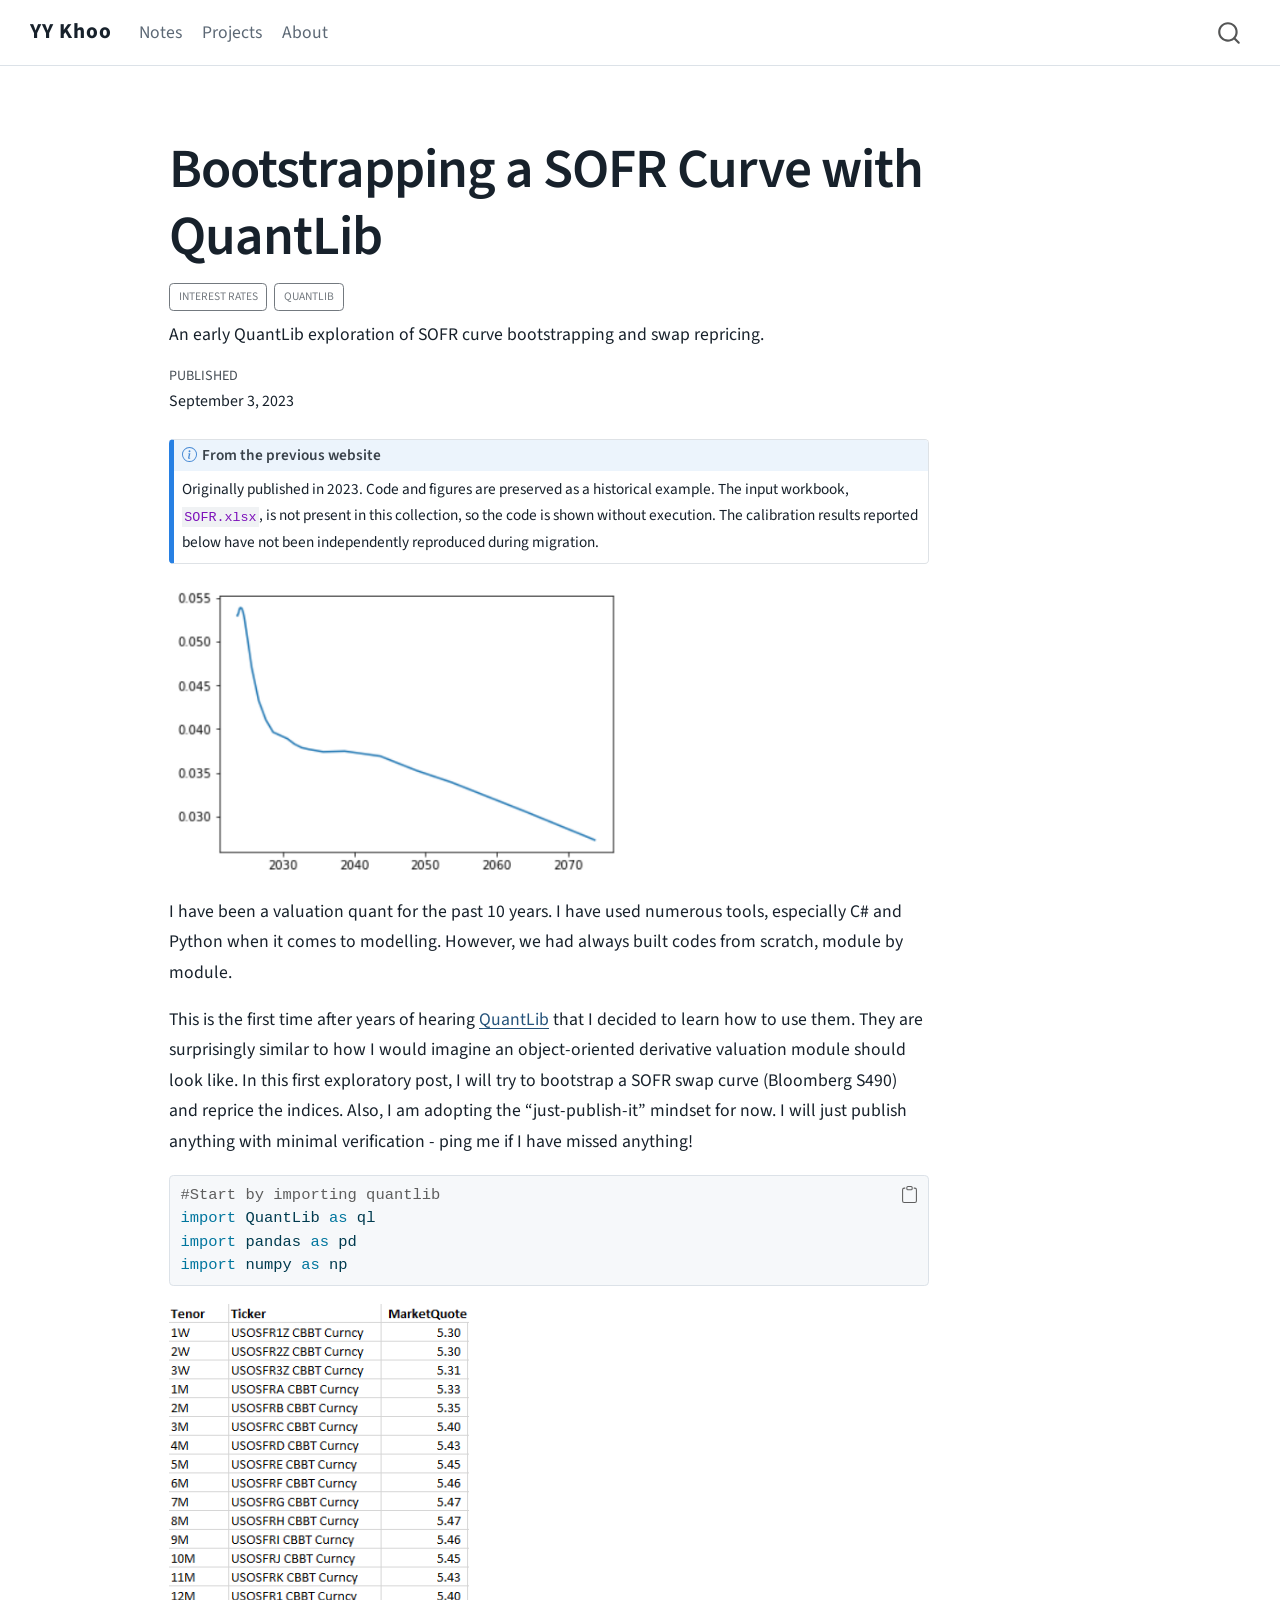
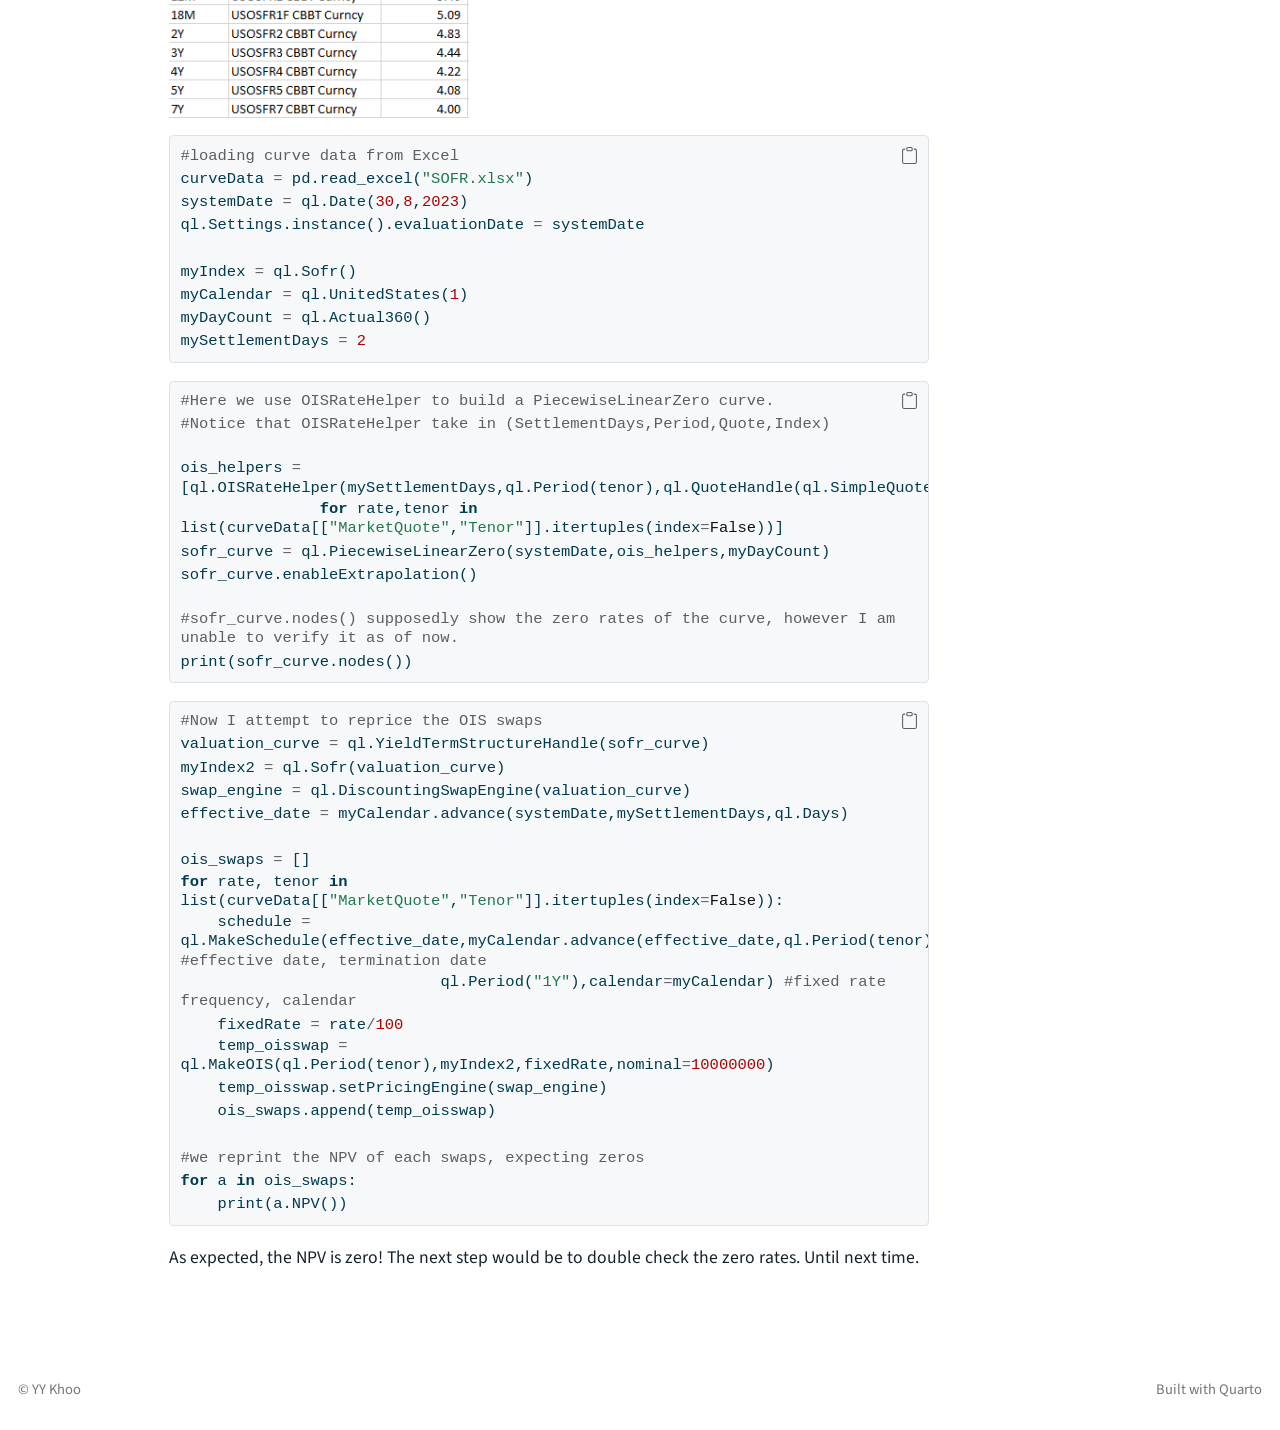
<file: notes/sofr-curve/index.html>
<!DOCTYPE html>
<html xmlns="http://www.w3.org/1999/xhtml" lang="en" xml:lang="en"><head>

<meta charset="utf-8">
<meta name="generator" content="quarto-1.10.18">

<meta name="viewport" content="width=device-width, initial-scale=1.0, user-scalable=yes">

<meta name="dcterms.date" content="2023-09-03">
<meta name="description" content="An early QuantLib exploration of SOFR curve bootstrapping and swap repricing.">

<title>Bootstrapping a SOFR Curve with QuantLib – YY Khoo</title>
<style>
/* Default styles provided by pandoc.
** See https://pandoc.org/MANUAL.html#variables-for-html for config info.
*/
span.smallcaps{font-variant: small-caps;}
div.columns{display: flex; gap: 1.5em;}
div.column{flex: auto;}
@media screen {
div.columns{gap: min(4vw, 1.5em);}
div.column{overflow-x: auto;}
}
div.hanging-indent{margin-left: 1.5em; text-indent: -1.5em;}
ul.task-list{list-style: none;}
ul.task-list li input[type="checkbox"] {
  width: 0.8em;
  margin: 0 0.8em 0.2em -1em; /* quarto-specific, see https://github.com/quarto-dev/quarto-cli/issues/4556 */ 
  vertical-align: middle;
}
/* CSS for syntax highlighting */
html { -webkit-text-size-adjust: 100%; }
pre > code.sourceCode { white-space: pre; position: relative; }
pre > code.sourceCode > span { display: inline-block; line-height: 1.25; }
pre > code.sourceCode > span:empty { height: 1.2em; }
.sourceCode { overflow: visible; }
code.sourceCode > span { color: inherit; text-decoration: inherit; }
div.sourceCode { margin: 1em 0; }
pre.sourceCode { margin: 0; }
@media screen {
div.sourceCode { overflow: auto; }
}
@media print {
pre > code.sourceCode { white-space: pre-wrap; }
pre > code.sourceCode > span { text-indent: -5em; padding-left: 5em; }
}
pre.numberSource code
  { counter-reset: source-line 0; }
pre.numberSource code > span
  { position: relative; left: -4em; counter-increment: source-line; }
pre.numberSource code > span > a:first-child::before
  { content: counter(source-line);
    position: relative; left: -1em; text-align: right; vertical-align: baseline;
    border: none; display: inline-block;
    -webkit-touch-callout: none; -webkit-user-select: none;
    -khtml-user-select: none; -moz-user-select: none;
    -ms-user-select: none; user-select: none;
    padding: 0 4px; width: 4em;
  }
pre.numberSource { margin-left: 3em;  padding-left: 4px; }
div.sourceCode
  {   }
@media screen {
pre > code.sourceCode > span > a:first-child::before { text-decoration: underline; }
}
</style>


<script src="../../site_libs/quarto-nav/quarto-nav.js"></script>
<script src="../../site_libs/quarto-nav/headroom.min.js"></script>
<script src="../../site_libs/clipboard/clipboard.min.js"></script>
<script src="../../site_libs/quarto-search/autocomplete.umd.js"></script>
<script src="../../site_libs/quarto-search/fuse.min.js"></script>
<script src="../../site_libs/quarto-search/quarto-search.js"></script>
<meta name="quarto:offset" content="../../">
<link href="../../assets/favicon.svg" rel="icon" type="image/svg+xml">
<script src="../../site_libs/quarto-html/quarto.js" type="module"></script>
<script src="../../site_libs/quarto-html/tabsets/tabsets.js" type="module"></script>
<script src="../../site_libs/quarto-html/popper.min.js"></script>
<script src="../../site_libs/quarto-html/tippy.umd.min.js"></script>
<script src="../../site_libs/quarto-html/anchor.min.js"></script>
<link href="../../site_libs/quarto-html/tippy.css" rel="stylesheet">
<link href="../../site_libs/quarto-html/quarto-syntax-highlighting-64a204ab8560d761af7679ceaba22944.css" rel="stylesheet" id="quarto-text-highlighting-styles">
<script src="../../site_libs/bootstrap/bootstrap.min.js"></script>
<link href="../../site_libs/bootstrap/bootstrap-icons.css" rel="stylesheet">
<link href="../../site_libs/bootstrap/bootstrap-2f5524832805d734b96ee676820b2dda.min.css" rel="stylesheet" append-hash="true" id="quarto-bootstrap" data-mode="light">
<script id="quarto-search-options" type="application/json">{
  "location": "navbar",
  "copy-button": false,
  "collapse-after": 3,
  "panel-placement": "end",
  "type": "overlay",
  "limit": 50,
  "keyboard-shortcut": [
    "f",
    "/",
    "s"
  ],
  "show-item-context": false,
  "language": {
    "search-no-results-text": "No results",
    "search-matching-documents-text": "matching documents",
    "search-copy-link-title": "Copy link to search",
    "search-hide-matches-text": "Hide additional matches",
    "search-more-match-text": "more match in this document",
    "search-more-matches-text": "more matches in this document",
    "search-clear-button-title": "Clear",
    "search-text-placeholder": "",
    "search-detached-cancel-button-title": "Cancel",
    "search-submit-button-title": "Submit",
    "search-label": "Search"
  }
}</script>


<link rel="stylesheet" href="../../assets/styles.css">
</head>

<body class="nav-fixed quarto-light">

<div id="quarto-search-results"></div>
  <header id="quarto-header" class="headroom fixed-top">
    <nav class="navbar navbar-expand-lg " data-bs-theme="dark">
      <div class="navbar-container container-fluid">
      <div class="navbar-brand-container mx-auto">
    <a class="navbar-brand" href="../../index.html">
    <span class="navbar-title">YY Khoo</span>
    </a>
  </div>
            <div id="quarto-search" class="" title="Search"></div>
          <button class="navbar-toggler" type="button" data-bs-toggle="collapse" data-bs-target="#navbarCollapse" aria-controls="navbarCollapse" role="menu" aria-expanded="false" aria-label="Toggle navigation" onclick="if (window.quartoToggleHeadroom) { window.quartoToggleHeadroom(); }">
  <span class="navbar-toggler-icon"></span>
</button>
          <div class="collapse navbar-collapse" id="navbarCollapse">
            <ul class="navbar-nav navbar-nav-scroll me-auto">
  <li class="nav-item">
    <a class="nav-link" href="../../notes/index.html"> 
<span class="menu-text">Notes</span></a>
  </li>  
  <li class="nav-item">
    <a class="nav-link" href="../../projects.html"> 
<span class="menu-text">Projects</span></a>
  </li>  
  <li class="nav-item">
    <a class="nav-link" href="../../about.html"> 
<span class="menu-text">About</span></a>
  </li>  
</ul>
          </div> <!-- /navcollapse -->
            <div class="quarto-navbar-tools">
</div>
      </div> <!-- /container-fluid -->
    </nav>
</header>
<!-- content -->
<div id="quarto-content" class="quarto-container page-columns page-rows-contents page-layout-article page-navbar">
<!-- sidebar -->
<!-- margin-sidebar -->
    <div id="quarto-margin-sidebar" class="sidebar margin-sidebar zindex-bottom">
        
    </div>
<!-- main -->
<main class="content" id="quarto-document-content">

<header id="title-block-header" class="quarto-title-block default">
<div class="quarto-title">
<h1 class="title">Bootstrapping a SOFR Curve with QuantLib</h1>
  <div class="quarto-categories">
    <div class="quarto-category">Interest Rates</div>
    <div class="quarto-category">QuantLib</div>
  </div>
  </div>

<div>
  <div class="description">
    An early QuantLib exploration of SOFR curve bootstrapping and swap repricing.
  </div>
</div>


<div class="quarto-title-meta">

    
    <div>
    <div class="quarto-title-meta-heading">Published</div>
    <div class="quarto-title-meta-contents">
      <p class="date">September 3, 2023</p>
    </div>
  </div>
  
    
  </div>
  


</header>


<div class="callout callout-style-default callout-note callout-titled">
<div class="callout-header d-flex align-content-center">
<div class="callout-icon-container">
<i class="callout-icon"></i>
</div>
<div class="callout-title-container flex-fill">
<span class="screen-reader-only">Note</span>From the previous website
</div>
</div>
<div class="callout-body-container callout-body">
<p>Originally published in 2023. Code and figures are preserved as a historical example. The input workbook, <code>SOFR.xlsx</code>, is not present in this collection, so the code is shown without execution. The calibration results reported below have not been independently reproduced during migration.</p>
</div>
</div>
<p><img src="images/YieldCurve.png" class="img-fluid" width="450"></p>
<p>I have been a valuation quant for the past 10 years. I have used numerous tools, especially C# and Python when it comes to modelling. However, we had always built codes from scratch, module by module.</p>
<p>This is the first time after years of hearing <a href="https://www.quantlib.org/">QuantLib</a> that I decided to learn how to use them. They are surprisingly similar to how I would imagine an object-oriented derivative valuation module should look like. In this first exploratory post, I will try to bootstrap a SOFR swap curve (Bloomberg S490) and reprice the indices. Also, I am adopting the “just-publish-it” mindset for now. I will just publish anything with minimal verification - ping me if I have missed anything!</p>
<div class="code-copy-outer-scaffold"><div class="sourceCode" id="cb1"><pre class="sourceCode python code-with-copy"><code class="sourceCode python"><span id="cb1-1"><a href="#cb1-1" aria-hidden="true" tabindex="-1"></a><span class="co">#Start by importing quantlib</span></span>
<span id="cb1-2"><a href="#cb1-2" aria-hidden="true" tabindex="-1"></a><span class="im">import</span> QuantLib <span class="im">as</span> ql</span>
<span id="cb1-3"><a href="#cb1-3" aria-hidden="true" tabindex="-1"></a><span class="im">import</span> pandas <span class="im">as</span> pd</span>
<span id="cb1-4"><a href="#cb1-4" aria-hidden="true" tabindex="-1"></a><span class="im">import</span> numpy <span class="im">as</span> np</span></code></pre></div><button title="Copy to Clipboard" class="code-copy-button"><i class="bi"></i></button></div>
<p><img src="images/datatable.png" class="img-fluid" width="300"></p>
<div class="code-copy-outer-scaffold"><div class="sourceCode" id="cb2"><pre class="sourceCode python code-with-copy"><code class="sourceCode python"><span id="cb2-1"><a href="#cb2-1" aria-hidden="true" tabindex="-1"></a><span class="co">#loading curve data from Excel</span></span>
<span id="cb2-2"><a href="#cb2-2" aria-hidden="true" tabindex="-1"></a>curveData <span class="op">=</span> pd.read_excel(<span class="st">"SOFR.xlsx"</span>)</span>
<span id="cb2-3"><a href="#cb2-3" aria-hidden="true" tabindex="-1"></a>systemDate <span class="op">=</span> ql.Date(<span class="dv">30</span>,<span class="dv">8</span>,<span class="dv">2023</span>)</span>
<span id="cb2-4"><a href="#cb2-4" aria-hidden="true" tabindex="-1"></a>ql.Settings.instance().evaluationDate <span class="op">=</span> systemDate</span>
<span id="cb2-5"><a href="#cb2-5" aria-hidden="true" tabindex="-1"></a></span>
<span id="cb2-6"><a href="#cb2-6" aria-hidden="true" tabindex="-1"></a>myIndex <span class="op">=</span> ql.Sofr()</span>
<span id="cb2-7"><a href="#cb2-7" aria-hidden="true" tabindex="-1"></a>myCalendar <span class="op">=</span> ql.UnitedStates(<span class="dv">1</span>)</span>
<span id="cb2-8"><a href="#cb2-8" aria-hidden="true" tabindex="-1"></a>myDayCount <span class="op">=</span> ql.Actual360()</span>
<span id="cb2-9"><a href="#cb2-9" aria-hidden="true" tabindex="-1"></a>mySettlementDays <span class="op">=</span> <span class="dv">2</span></span></code></pre></div><button title="Copy to Clipboard" class="code-copy-button"><i class="bi"></i></button></div>
<div class="code-copy-outer-scaffold"><div class="sourceCode" id="cb3"><pre class="sourceCode python code-with-copy"><code class="sourceCode python"><span id="cb3-1"><a href="#cb3-1" aria-hidden="true" tabindex="-1"></a><span class="co">#Here we use OISRateHelper to build a PiecewiseLinearZero curve. </span></span>
<span id="cb3-2"><a href="#cb3-2" aria-hidden="true" tabindex="-1"></a><span class="co">#Notice that OISRateHelper take in (SettlementDays,Period,Quote,Index)</span></span>
<span id="cb3-3"><a href="#cb3-3" aria-hidden="true" tabindex="-1"></a></span>
<span id="cb3-4"><a href="#cb3-4" aria-hidden="true" tabindex="-1"></a>ois_helpers <span class="op">=</span> [ql.OISRateHelper(mySettlementDays,ql.Period(tenor),ql.QuoteHandle(ql.SimpleQuote(rate<span class="op">/</span><span class="dv">100</span>)),myIndex) </span>
<span id="cb3-5"><a href="#cb3-5" aria-hidden="true" tabindex="-1"></a>               <span class="cf">for</span> rate,tenor <span class="kw">in</span> <span class="bu">list</span>(curveData[[<span class="st">"MarketQuote"</span>,<span class="st">"Tenor"</span>]].itertuples(index<span class="op">=</span><span class="va">False</span>))]</span>
<span id="cb3-6"><a href="#cb3-6" aria-hidden="true" tabindex="-1"></a>sofr_curve <span class="op">=</span> ql.PiecewiseLinearZero(systemDate,ois_helpers,myDayCount)</span>
<span id="cb3-7"><a href="#cb3-7" aria-hidden="true" tabindex="-1"></a>sofr_curve.enableExtrapolation()</span>
<span id="cb3-8"><a href="#cb3-8" aria-hidden="true" tabindex="-1"></a></span>
<span id="cb3-9"><a href="#cb3-9" aria-hidden="true" tabindex="-1"></a><span class="co">#sofr_curve.nodes() supposedly show the zero rates of the curve, however I am unable to verify it as of now.</span></span>
<span id="cb3-10"><a href="#cb3-10" aria-hidden="true" tabindex="-1"></a><span class="bu">print</span>(sofr_curve.nodes())</span></code></pre></div><button title="Copy to Clipboard" class="code-copy-button"><i class="bi"></i></button></div>
<div class="code-copy-outer-scaffold"><div class="sourceCode" id="cb4"><pre class="sourceCode python code-with-copy"><code class="sourceCode python"><span id="cb4-1"><a href="#cb4-1" aria-hidden="true" tabindex="-1"></a><span class="co">#Now I attempt to reprice the OIS swaps</span></span>
<span id="cb4-2"><a href="#cb4-2" aria-hidden="true" tabindex="-1"></a>valuation_curve <span class="op">=</span> ql.YieldTermStructureHandle(sofr_curve)</span>
<span id="cb4-3"><a href="#cb4-3" aria-hidden="true" tabindex="-1"></a>myIndex2 <span class="op">=</span> ql.Sofr(valuation_curve)</span>
<span id="cb4-4"><a href="#cb4-4" aria-hidden="true" tabindex="-1"></a>swap_engine <span class="op">=</span> ql.DiscountingSwapEngine(valuation_curve)</span>
<span id="cb4-5"><a href="#cb4-5" aria-hidden="true" tabindex="-1"></a>effective_date <span class="op">=</span> myCalendar.advance(systemDate,mySettlementDays,ql.Days)</span>
<span id="cb4-6"><a href="#cb4-6" aria-hidden="true" tabindex="-1"></a></span>
<span id="cb4-7"><a href="#cb4-7" aria-hidden="true" tabindex="-1"></a>ois_swaps <span class="op">=</span> []</span>
<span id="cb4-8"><a href="#cb4-8" aria-hidden="true" tabindex="-1"></a><span class="cf">for</span> rate, tenor <span class="kw">in</span> <span class="bu">list</span>(curveData[[<span class="st">"MarketQuote"</span>,<span class="st">"Tenor"</span>]].itertuples(index<span class="op">=</span><span class="va">False</span>)):</span>
<span id="cb4-9"><a href="#cb4-9" aria-hidden="true" tabindex="-1"></a>    schedule <span class="op">=</span> ql.MakeSchedule(effective_date,myCalendar.advance(effective_date,ql.Period(tenor)), <span class="co">#effective date, termination date</span></span>
<span id="cb4-10"><a href="#cb4-10" aria-hidden="true" tabindex="-1"></a>                            ql.Period(<span class="st">"1Y"</span>),calendar<span class="op">=</span>myCalendar) <span class="co">#fixed rate frequency, calendar</span></span>
<span id="cb4-11"><a href="#cb4-11" aria-hidden="true" tabindex="-1"></a>    fixedRate <span class="op">=</span> rate<span class="op">/</span><span class="dv">100</span></span>
<span id="cb4-12"><a href="#cb4-12" aria-hidden="true" tabindex="-1"></a>    temp_oisswap <span class="op">=</span> ql.MakeOIS(ql.Period(tenor),myIndex2,fixedRate,nominal<span class="op">=</span><span class="dv">10000000</span>)</span>
<span id="cb4-13"><a href="#cb4-13" aria-hidden="true" tabindex="-1"></a>    temp_oisswap.setPricingEngine(swap_engine)</span>
<span id="cb4-14"><a href="#cb4-14" aria-hidden="true" tabindex="-1"></a>    ois_swaps.append(temp_oisswap)</span>
<span id="cb4-15"><a href="#cb4-15" aria-hidden="true" tabindex="-1"></a>    </span>
<span id="cb4-16"><a href="#cb4-16" aria-hidden="true" tabindex="-1"></a><span class="co">#we reprint the NPV of each swaps, expecting zeros</span></span>
<span id="cb4-17"><a href="#cb4-17" aria-hidden="true" tabindex="-1"></a><span class="cf">for</span> a <span class="kw">in</span> ois_swaps:</span>
<span id="cb4-18"><a href="#cb4-18" aria-hidden="true" tabindex="-1"></a>    <span class="bu">print</span>(a.NPV())</span></code></pre></div><button title="Copy to Clipboard" class="code-copy-button"><i class="bi"></i></button></div>
<p>As expected, the NPV is zero! The next step would be to double check the zero rates. Until next time.</p>



</main> <!-- /main -->
<script id="quarto-html-after-body" type="application/javascript">
  window.document.addEventListener("DOMContentLoaded", function (event) {
    const icon = "";
    const anchorJS = new window.AnchorJS();
    anchorJS.options = {
      placement: 'right',
      icon: icon
    };
    anchorJS.add('.anchored');
    const isCodeAnnotation = (el) => {
      for (const clz of el.classList) {
        if (clz.startsWith('code-annotation-')) {                     
          return true;
        }
      }
      return false;
    }
    const onCopySuccess = function(e) {
      // button target
      const button = e.trigger;
      // don't keep focus
      button.blur();
      // flash "checked"
      button.classList.add('code-copy-button-checked');
      var currentTitle = button.getAttribute("title");
      button.setAttribute("title", "Copied!");
      let tooltip;
      if (window.bootstrap) {
        button.setAttribute("data-bs-toggle", "tooltip");
        button.setAttribute("data-bs-placement", "left");
        button.setAttribute("data-bs-title", "Copied!");
        tooltip = new bootstrap.Tooltip(button, 
          { trigger: "manual", 
            customClass: "code-copy-button-tooltip",
            offset: [0, -8]});
        tooltip.show();    
      }
      setTimeout(function() {
        if (tooltip) {
          tooltip.hide();
          button.removeAttribute("data-bs-title");
          button.removeAttribute("data-bs-toggle");
          button.removeAttribute("data-bs-placement");
        }
        button.setAttribute("title", currentTitle);
        button.classList.remove('code-copy-button-checked');
      }, 1000);
      // clear code selection
      e.clearSelection();
    }
    const getTextToCopy = function(trigger) {
      const outerScaffold = trigger.parentElement.cloneNode(true);
      const codeEl = outerScaffold.querySelector('code');
      for (const childEl of codeEl.children) {
        if (isCodeAnnotation(childEl)) {
          childEl.remove();
        }
      }
      return codeEl.innerText;
    }
    const clipboard = new window.ClipboardJS('.code-copy-button:not([data-in-quarto-modal])', {
      text: getTextToCopy
    });
    clipboard.on('success', onCopySuccess);
    if (window.document.getElementById('quarto-embedded-source-code-modal')) {
      const clipboardModal = new window.ClipboardJS('.code-copy-button[data-in-quarto-modal]', {
        text: getTextToCopy,
        container: window.document.getElementById('quarto-embedded-source-code-modal')
      });
      clipboardModal.on('success', onCopySuccess);
    }
      var localhostRegex = new RegExp(/^(?:http|https):\/\/localhost\:?[0-9]*\//);
      var mailtoRegex = new RegExp(/^mailto:/);
        var filterRegex = new RegExp('/' + window.location.host + '/');
      var isInternal = (href) => {
          return filterRegex.test(href) || localhostRegex.test(href) || mailtoRegex.test(href);
      }
      // Inspect non-navigation links and adorn them if external
     var links = window.document.querySelectorAll('a[href]:not(.nav-link):not(.navbar-brand):not(.toc-action):not(.sidebar-link):not(.sidebar-item-toggle):not(.pagination-link):not(.no-external):not([aria-hidden]):not(.dropdown-item):not(.quarto-navigation-tool):not(.about-link)');
      for (var i=0; i<links.length; i++) {
        const link = links[i];
        if (!isInternal(link.href)) {
          // undo the damage that might have been done by quarto-nav.js in the case of
          // links that we want to consider external
          if (link.dataset.originalHref !== undefined) {
            link.href = link.dataset.originalHref;
          }
        }
      }
    function tippyHover(el, contentFn, onTriggerFn, onUntriggerFn) {
      const config = {
        allowHTML: true,
        maxWidth: 500,
        delay: 100,
        arrow: false,
        appendTo: function(el) {
            return el.parentElement;
        },
        interactive: true,
        interactiveBorder: 10,
        theme: 'quarto',
        placement: 'bottom-start',
      };
      if (contentFn) {
        config.content = contentFn;
      }
      if (onTriggerFn) {
        config.onTrigger = onTriggerFn;
      }
      if (onUntriggerFn) {
        config.onUntrigger = onUntriggerFn;
      }
      window.tippy(el, config); 
    }
    const noterefs = window.document.querySelectorAll('a[role="doc-noteref"]');
    for (var i=0; i<noterefs.length; i++) {
      const ref = noterefs[i];
      tippyHover(ref, function() {
        // use id or data attribute instead here
        let href = ref.getAttribute('data-footnote-href') || ref.getAttribute('href');
        try { href = new URL(href).hash; } catch {}
        const id = href.replace(/^#\/?/, "");
        const note = window.document.getElementById(id);
        if (note) {
          return note.innerHTML;
        } else {
          return "";
        }
      });
    }
    const xrefs = window.document.querySelectorAll('a.quarto-xref');
    const processXRef = (id, note) => {
      // Strip column container classes
      const stripColumnClz = (el) => {
        el.classList.remove("page-full", "page-columns");
        if (el.children) {
          for (const child of el.children) {
            stripColumnClz(child);
          }
        }
      }
      stripColumnClz(note)
      if (id === null || id.startsWith('sec-')) {
        // Special case sections, only their first couple elements
        const container = document.createElement("div");
        if (note.children && note.children.length > 2) {
          container.appendChild(note.children[0].cloneNode(true));
          for (let i = 1; i < note.children.length; i++) {
            const child = note.children[i];
            if (child.tagName === "P" && child.innerText === "") {
              continue;
            } else {
              container.appendChild(child.cloneNode(true));
              break;
            }
          }
          if (window.Quarto?.typesetMath) {
            window.Quarto.typesetMath(container);
          }
          return container.innerHTML
        } else {
          if (window.Quarto?.typesetMath) {
            window.Quarto.typesetMath(note);
          }
          return note.innerHTML;
        }
      } else {
        // Remove any anchor links if they are present
        const anchorLink = note.querySelector('a.anchorjs-link');
        if (anchorLink) {
          anchorLink.remove();
        }
        if (window.Quarto?.typesetMath) {
          window.Quarto.typesetMath(note);
        }
        if (note.classList.contains("callout")) {
          return note.outerHTML;
        } else {
          return note.innerHTML;
        }
      }
    }
    for (var i=0; i<xrefs.length; i++) {
      const xref = xrefs[i];
      tippyHover(xref, undefined, function(instance) {
        instance.disable();
        let url = xref.getAttribute('href');
        let hash = undefined; 
        if (url.startsWith('#')) {
          hash = url;
        } else {
          try { hash = new URL(url).hash; } catch {}
        }
        if (hash) {
          const id = hash.replace(/^#\/?/, "");
          const note = window.document.getElementById(id);
          if (note !== null) {
            try {
              const html = processXRef(id, note.cloneNode(true));
              instance.setContent(html);
            } finally {
              instance.enable();
              instance.show();
            }
          } else {
            // See if we can fetch this
            fetch(url.split('#')[0])
            .then(res => res.text())
            .then(html => {
              const parser = new DOMParser();
              const htmlDoc = parser.parseFromString(html, "text/html");
              const note = htmlDoc.getElementById(id);
              if (note !== null) {
                const html = processXRef(id, note);
                instance.setContent(html);
              } 
            }).finally(() => {
              instance.enable();
              instance.show();
            });
          }
        } else {
          // See if we can fetch a full url (with no hash to target)
          // This is a special case and we should probably do some content thinning / targeting
          fetch(url)
          .then(res => res.text())
          .then(html => {
            const parser = new DOMParser();
            const htmlDoc = parser.parseFromString(html, "text/html");
            const note = htmlDoc.querySelector('main.content');
            if (note !== null) {
              // This should only happen for chapter cross references
              // (since there is no id in the URL)
              // remove the first header
              if (note.children.length > 0 && note.children[0].tagName === "HEADER") {
                note.children[0].remove();
              }
              const html = processXRef(null, note);
              instance.setContent(html);
            } 
          }).finally(() => {
            instance.enable();
            instance.show();
          });
        }
      }, function(instance) {
      });
    }
        let selectedAnnoteEl;
        const selectorForAnnotation = ( cell, annotation) => {
          let cellAttr = 'data-code-cell="' + cell + '"';
          let lineAttr = 'data-code-annotation="' +  annotation + '"';
          const selector = 'span[' + cellAttr + '][' + lineAttr + ']';
          return selector;
        }
        const selectCodeLines = (annoteEl) => {
          const doc = window.document;
          const targetCell = annoteEl.getAttribute("data-target-cell");
          const targetAnnotation = annoteEl.getAttribute("data-target-annotation");
          const annoteSpan = window.document.querySelector(selectorForAnnotation(targetCell, targetAnnotation));
          const lines = annoteSpan.getAttribute("data-code-lines").split(",");
          const lineIds = lines.map((line) => {
            return targetCell + "-" + line;
          })
          let top = null;
          let height = null;
          let parent = null;
          if (lineIds.length > 0) {
              //compute the position of the single el (top and bottom and make a div)
              const el = window.document.getElementById(lineIds[0]);
              top = el.offsetTop;
              height = el.offsetHeight;
              parent = el.parentElement.parentElement;
            if (lineIds.length > 1) {
              const lastEl = window.document.getElementById(lineIds[lineIds.length - 1]);
              const bottom = lastEl.offsetTop + lastEl.offsetHeight;
              height = bottom - top;
            }
            if (top !== null && height !== null && parent !== null) {
              // cook up a div (if necessary) and position it 
              let div = window.document.getElementById("code-annotation-line-highlight");
              if (div === null) {
                div = window.document.createElement("div");
                div.setAttribute("id", "code-annotation-line-highlight");
                div.style.position = 'absolute';
                parent.appendChild(div);
              }
              div.style.top = top - 2 + "px";
              div.style.height = height + 4 + "px";
              div.style.left = 0;
              let gutterDiv = window.document.getElementById("code-annotation-line-highlight-gutter");
              if (gutterDiv === null) {
                gutterDiv = window.document.createElement("div");
                gutterDiv.setAttribute("id", "code-annotation-line-highlight-gutter");
                gutterDiv.style.position = 'absolute';
                const codeCell = window.document.getElementById(targetCell);
                const gutter = codeCell.querySelector('.code-annotation-gutter');
                gutter.appendChild(gutterDiv);
              }
              gutterDiv.style.top = top - 2 + "px";
              gutterDiv.style.height = height + 4 + "px";
            }
            selectedAnnoteEl = annoteEl;
          }
        };
        const unselectCodeLines = () => {
          const elementsIds = ["code-annotation-line-highlight", "code-annotation-line-highlight-gutter"];
          elementsIds.forEach((elId) => {
            const div = window.document.getElementById(elId);
            if (div) {
              div.remove();
            }
          });
          selectedAnnoteEl = undefined;
        };
          // Handle positioning of the toggle
      window.addEventListener(
        "resize",
        throttle(() => {
          elRect = undefined;
          if (selectedAnnoteEl) {
            selectCodeLines(selectedAnnoteEl);
          }
        }, 10)
      );
      function throttle(fn, ms) {
      let throttle = false;
      let timer;
        return (...args) => {
          if(!throttle) { // first call gets through
              fn.apply(this, args);
              throttle = true;
          } else { // all the others get throttled
              if(timer) clearTimeout(timer); // cancel #2
              timer = setTimeout(() => {
                fn.apply(this, args);
                timer = throttle = false;
              }, ms);
          }
        };
      }
        // Attach click handler to the DT
        const annoteDls = window.document.querySelectorAll('dt[data-target-cell]');
        for (const annoteDlNode of annoteDls) {
          annoteDlNode.addEventListener('click', (event) => {
            const clickedEl = event.target;
            if (clickedEl !== selectedAnnoteEl) {
              unselectCodeLines();
              const activeEl = window.document.querySelector('dt[data-target-cell].code-annotation-active');
              if (activeEl) {
                activeEl.classList.remove('code-annotation-active');
              }
              selectCodeLines(clickedEl);
              clickedEl.classList.add('code-annotation-active');
            } else {
              // Unselect the line
              unselectCodeLines();
              clickedEl.classList.remove('code-annotation-active');
            }
          });
        }
    const findCites = (el) => {
      const parentEl = el.parentElement;
      if (parentEl) {
        const cites = parentEl.dataset.cites;
        if (cites) {
          return {
            el,
            cites: cites.split(' ')
          };
        } else {
          return findCites(el.parentElement)
        }
      } else {
        return undefined;
      }
    };
    var bibliorefs = window.document.querySelectorAll('a[role="doc-biblioref"]');
    for (var i=0; i<bibliorefs.length; i++) {
      const ref = bibliorefs[i];
      const citeInfo = findCites(ref);
      if (citeInfo) {
        tippyHover(citeInfo.el, function() {
          var popup = window.document.createElement('div');
          citeInfo.cites.forEach(function(cite) {
            var citeDiv = window.document.createElement('div');
            citeDiv.classList.add('hanging-indent');
            citeDiv.classList.add('csl-entry');
            var biblioDiv = window.document.getElementById('ref-' + cite);
            if (biblioDiv) {
              citeDiv.innerHTML = biblioDiv.innerHTML;
            }
            popup.appendChild(citeDiv);
          });
          return popup.innerHTML;
        });
      }
    }
  });
  </script>
</div> <!-- /content -->
<footer class="footer">
  <div class="nav-footer">
    <div class="nav-footer-left">
<p>© YY Khoo</p>
</div>   
    <div class="nav-footer-center">
      &nbsp;
    </div>
    <div class="nav-footer-right">
<p>Built with Quarto</p>
</div>
  </div>
</footer>




</body></html>
</file>
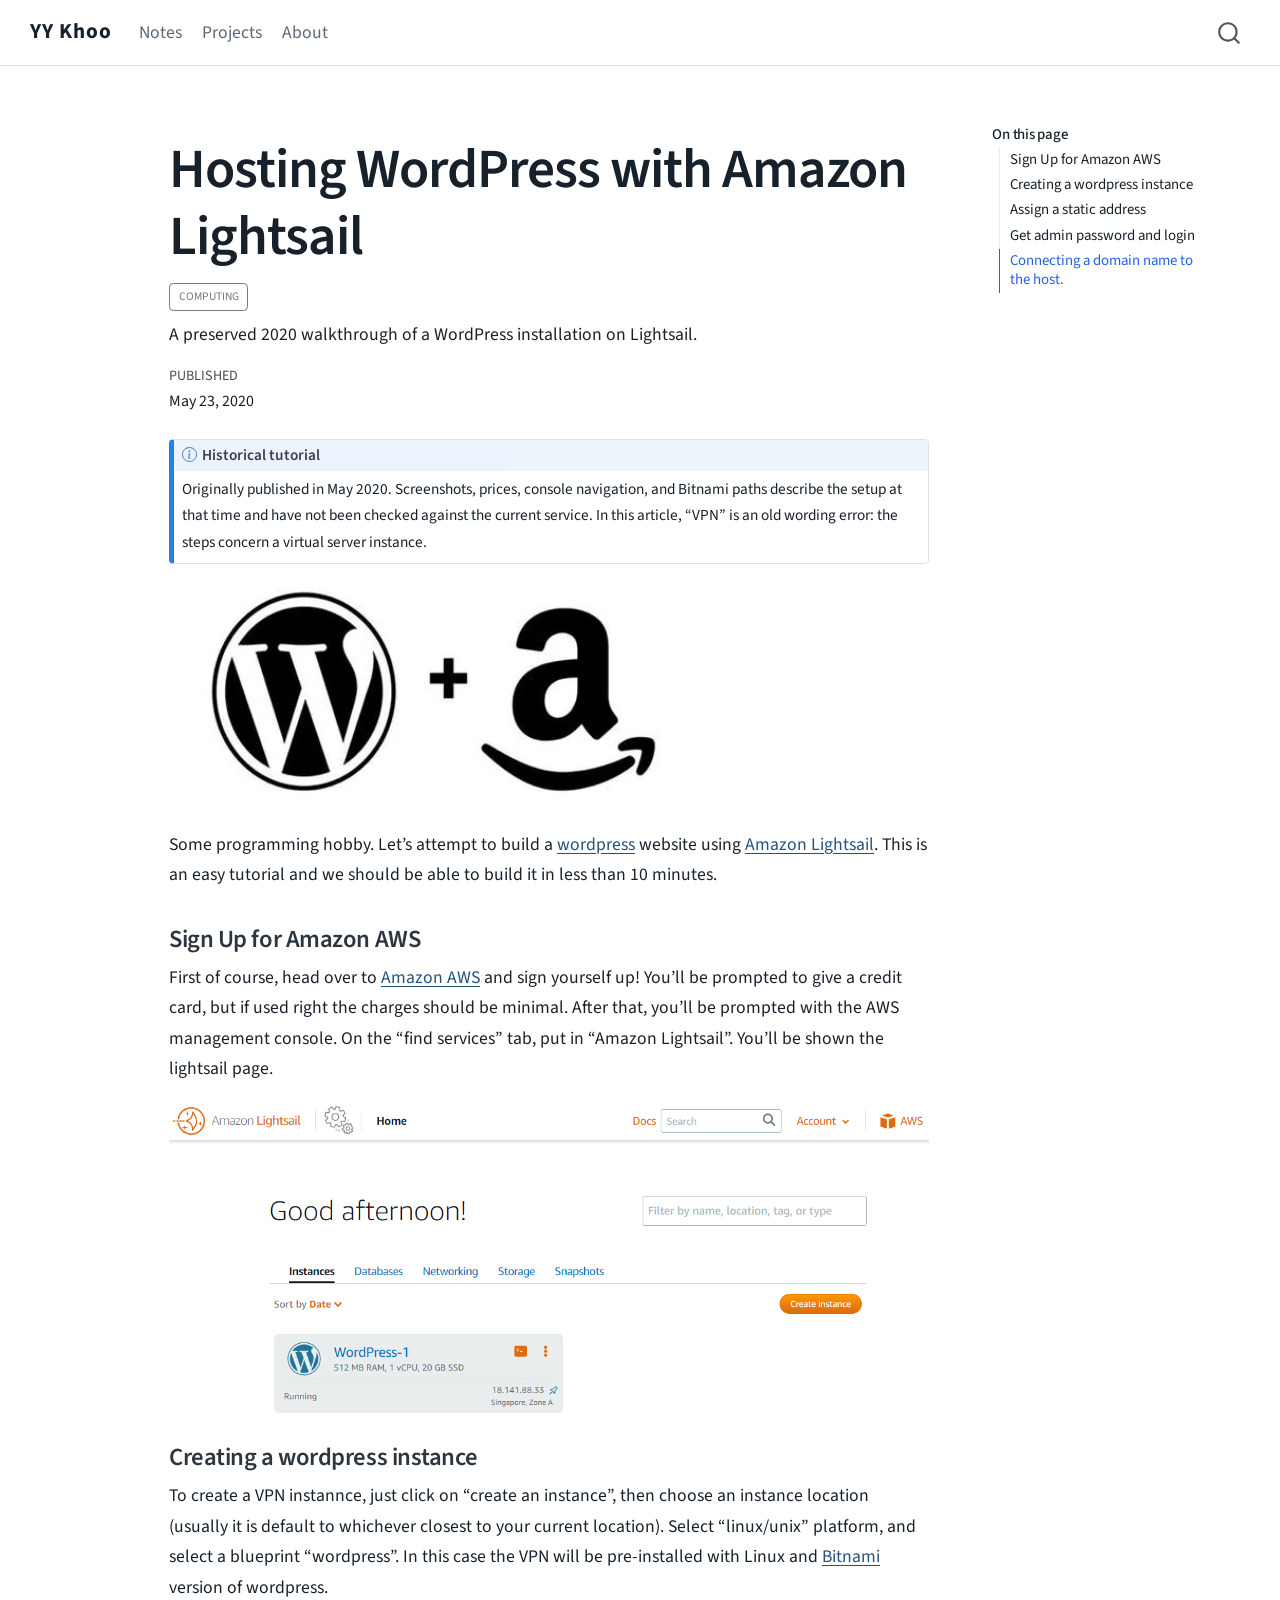
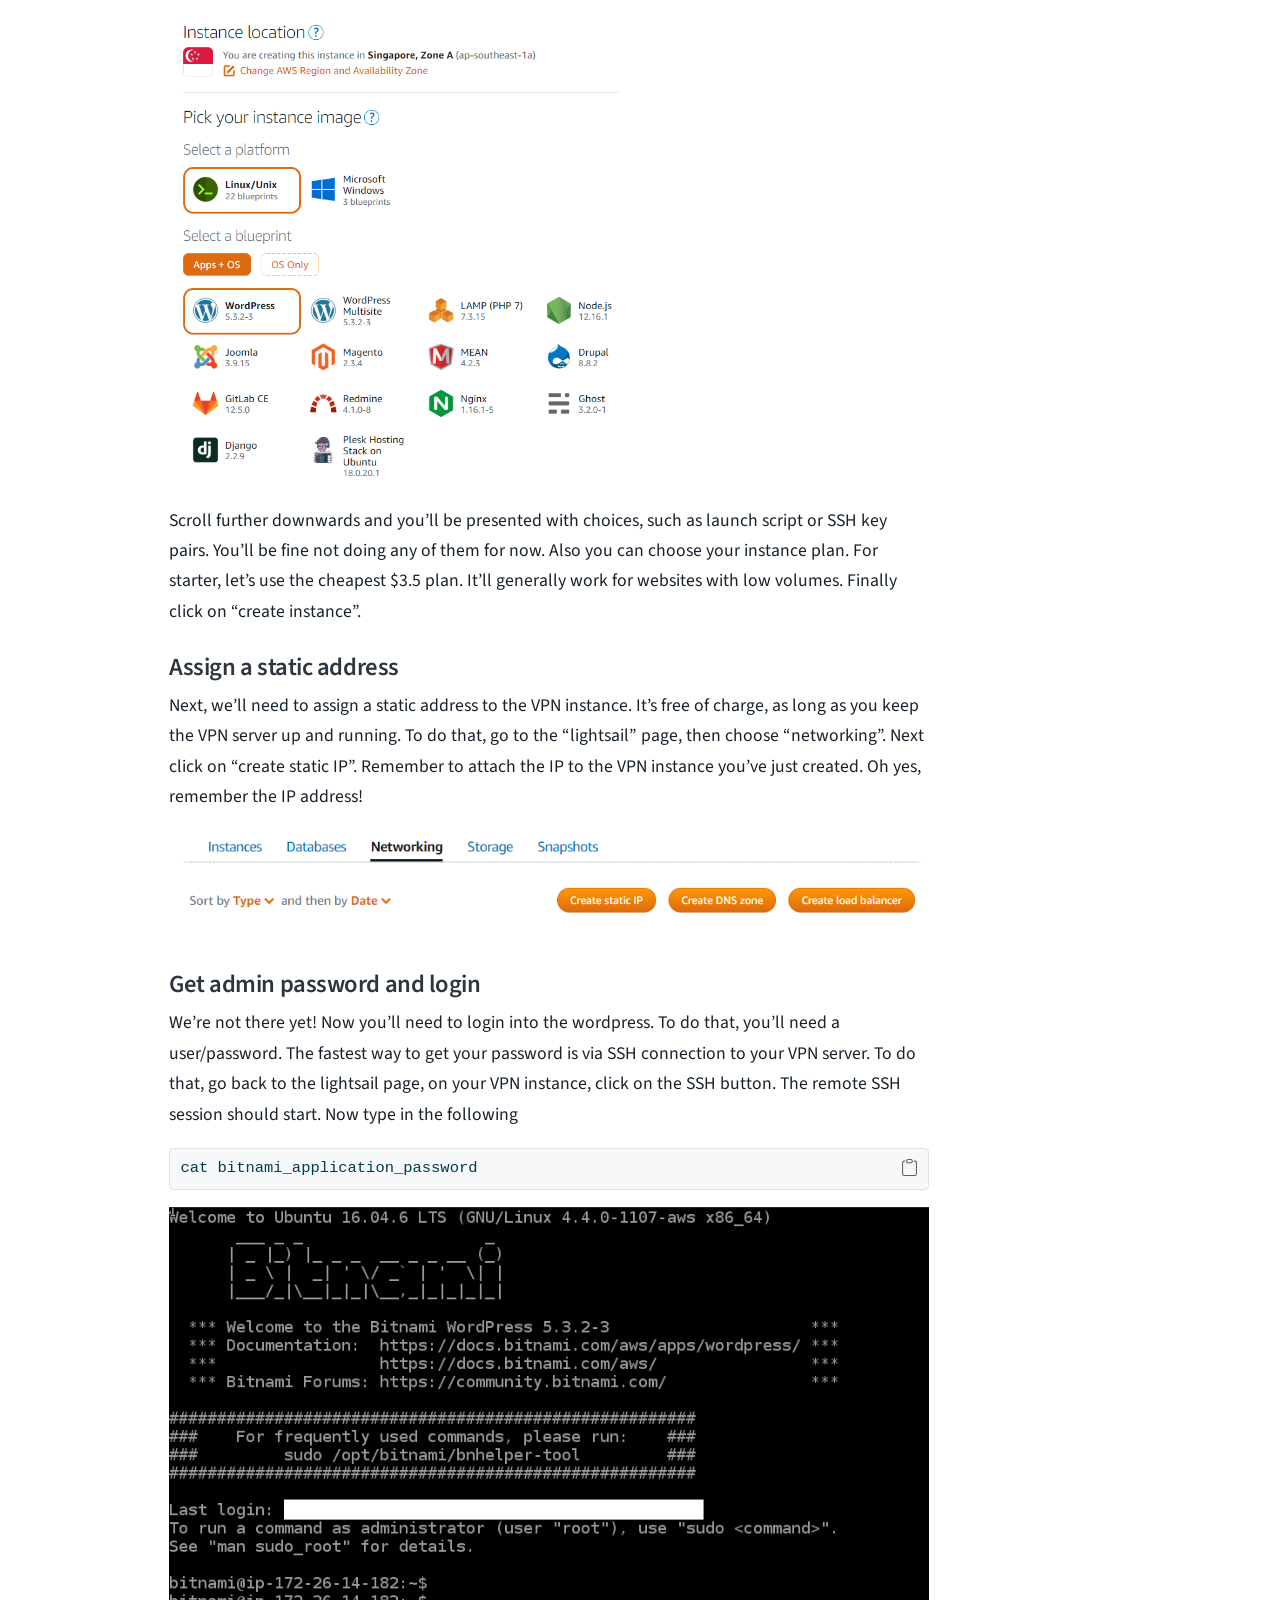
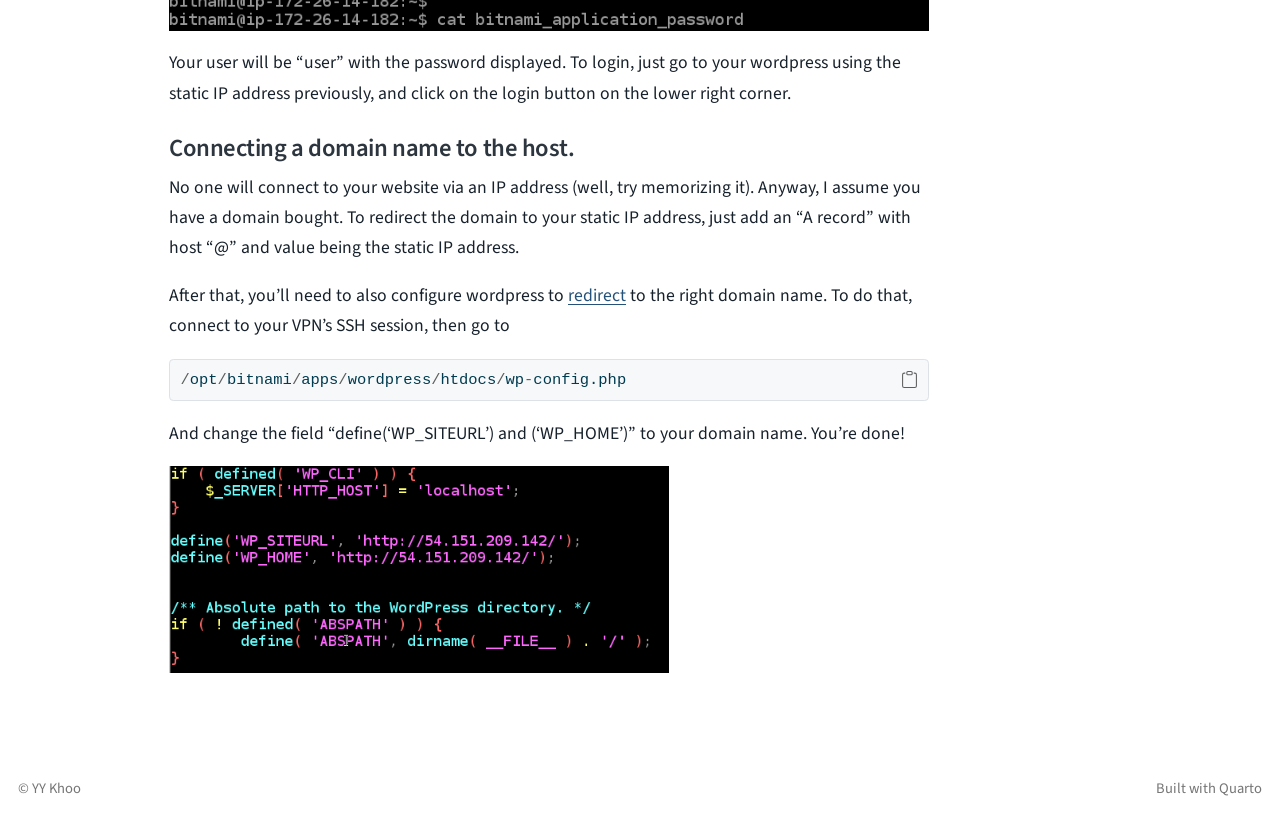
<file: notes/wordpress-lightsail/index.html>
<!DOCTYPE html>
<html xmlns="http://www.w3.org/1999/xhtml" lang="en" xml:lang="en"><head>

<meta charset="utf-8">
<meta name="generator" content="quarto-1.10.18">

<meta name="viewport" content="width=device-width, initial-scale=1.0, user-scalable=yes">

<meta name="dcterms.date" content="2020-05-23">
<meta name="description" content="A preserved 2020 walkthrough of a WordPress installation on Lightsail.">

<title>Hosting WordPress with Amazon Lightsail – YY Khoo</title>
<style>
/* Default styles provided by pandoc.
** See https://pandoc.org/MANUAL.html#variables-for-html for config info.
*/
span.smallcaps{font-variant: small-caps;}
div.columns{display: flex; gap: 1.5em;}
div.column{flex: auto;}
@media screen {
div.columns{gap: min(4vw, 1.5em);}
div.column{overflow-x: auto;}
}
div.hanging-indent{margin-left: 1.5em; text-indent: -1.5em;}
ul.task-list{list-style: none;}
ul.task-list li input[type="checkbox"] {
  width: 0.8em;
  margin: 0 0.8em 0.2em -1em; /* quarto-specific, see https://github.com/quarto-dev/quarto-cli/issues/4556 */ 
  vertical-align: middle;
}
/* CSS for syntax highlighting */
html { -webkit-text-size-adjust: 100%; }
pre > code.sourceCode { white-space: pre; position: relative; }
pre > code.sourceCode > span { display: inline-block; line-height: 1.25; }
pre > code.sourceCode > span:empty { height: 1.2em; }
.sourceCode { overflow: visible; }
code.sourceCode > span { color: inherit; text-decoration: inherit; }
div.sourceCode { margin: 1em 0; }
pre.sourceCode { margin: 0; }
@media screen {
div.sourceCode { overflow: auto; }
}
@media print {
pre > code.sourceCode { white-space: pre-wrap; }
pre > code.sourceCode > span { text-indent: -5em; padding-left: 5em; }
}
pre.numberSource code
  { counter-reset: source-line 0; }
pre.numberSource code > span
  { position: relative; left: -4em; counter-increment: source-line; }
pre.numberSource code > span > a:first-child::before
  { content: counter(source-line);
    position: relative; left: -1em; text-align: right; vertical-align: baseline;
    border: none; display: inline-block;
    -webkit-touch-callout: none; -webkit-user-select: none;
    -khtml-user-select: none; -moz-user-select: none;
    -ms-user-select: none; user-select: none;
    padding: 0 4px; width: 4em;
  }
pre.numberSource { margin-left: 3em;  padding-left: 4px; }
div.sourceCode
  {   }
@media screen {
pre > code.sourceCode > span > a:first-child::before { text-decoration: underline; }
}
</style>


<script src="../../site_libs/quarto-nav/quarto-nav.js"></script>
<script src="../../site_libs/quarto-nav/headroom.min.js"></script>
<script src="../../site_libs/clipboard/clipboard.min.js"></script>
<script src="../../site_libs/quarto-search/autocomplete.umd.js"></script>
<script src="../../site_libs/quarto-search/fuse.min.js"></script>
<script src="../../site_libs/quarto-search/quarto-search.js"></script>
<meta name="quarto:offset" content="../../">
<link href="../../assets/favicon.svg" rel="icon" type="image/svg+xml">
<script src="../../site_libs/quarto-html/quarto.js" type="module"></script>
<script src="../../site_libs/quarto-html/tabsets/tabsets.js" type="module"></script>
<script src="../../site_libs/quarto-html/popper.min.js"></script>
<script src="../../site_libs/quarto-html/tippy.umd.min.js"></script>
<script src="../../site_libs/quarto-html/anchor.min.js"></script>
<link href="../../site_libs/quarto-html/tippy.css" rel="stylesheet">
<link href="../../site_libs/quarto-html/quarto-syntax-highlighting-64a204ab8560d761af7679ceaba22944.css" rel="stylesheet" id="quarto-text-highlighting-styles">
<script src="../../site_libs/bootstrap/bootstrap.min.js"></script>
<link href="../../site_libs/bootstrap/bootstrap-icons.css" rel="stylesheet">
<link href="../../site_libs/bootstrap/bootstrap-2f5524832805d734b96ee676820b2dda.min.css" rel="stylesheet" append-hash="true" id="quarto-bootstrap" data-mode="light">
<script id="quarto-search-options" type="application/json">{
  "location": "navbar",
  "copy-button": false,
  "collapse-after": 3,
  "panel-placement": "end",
  "type": "overlay",
  "limit": 50,
  "keyboard-shortcut": [
    "f",
    "/",
    "s"
  ],
  "show-item-context": false,
  "language": {
    "search-no-results-text": "No results",
    "search-matching-documents-text": "matching documents",
    "search-copy-link-title": "Copy link to search",
    "search-hide-matches-text": "Hide additional matches",
    "search-more-match-text": "more match in this document",
    "search-more-matches-text": "more matches in this document",
    "search-clear-button-title": "Clear",
    "search-text-placeholder": "",
    "search-detached-cancel-button-title": "Cancel",
    "search-submit-button-title": "Submit",
    "search-label": "Search"
  }
}</script>


<link rel="stylesheet" href="../../assets/styles.css">
</head>

<body class="nav-fixed quarto-light">

<div id="quarto-search-results"></div>
  <header id="quarto-header" class="headroom fixed-top">
    <nav class="navbar navbar-expand-lg " data-bs-theme="dark">
      <div class="navbar-container container-fluid">
      <div class="navbar-brand-container mx-auto">
    <a class="navbar-brand" href="../../index.html">
    <span class="navbar-title">YY Khoo</span>
    </a>
  </div>
            <div id="quarto-search" class="" title="Search"></div>
          <button class="navbar-toggler" type="button" data-bs-toggle="collapse" data-bs-target="#navbarCollapse" aria-controls="navbarCollapse" role="menu" aria-expanded="false" aria-label="Toggle navigation" onclick="if (window.quartoToggleHeadroom) { window.quartoToggleHeadroom(); }">
  <span class="navbar-toggler-icon"></span>
</button>
          <div class="collapse navbar-collapse" id="navbarCollapse">
            <ul class="navbar-nav navbar-nav-scroll me-auto">
  <li class="nav-item">
    <a class="nav-link" href="../../notes/index.html"> 
<span class="menu-text">Notes</span></a>
  </li>  
  <li class="nav-item">
    <a class="nav-link" href="../../projects.html"> 
<span class="menu-text">Projects</span></a>
  </li>  
  <li class="nav-item">
    <a class="nav-link" href="../../about.html"> 
<span class="menu-text">About</span></a>
  </li>  
</ul>
          </div> <!-- /navcollapse -->
            <div class="quarto-navbar-tools">
</div>
      </div> <!-- /container-fluid -->
    </nav>
</header>
<!-- content -->
<div id="quarto-content" class="quarto-container page-columns page-rows-contents page-layout-article page-navbar">
<!-- sidebar -->
<!-- margin-sidebar -->
    <div id="quarto-margin-sidebar" class="sidebar margin-sidebar">
        <nav id="TOC" role="doc-toc" class="toc-active">
    <h2 id="toc-title">On this page</h2>
   
  <ul>
  <li><a href="#sign-up-for-amazon-aws" id="toc-sign-up-for-amazon-aws" class="nav-link active" data-scroll-target="#sign-up-for-amazon-aws">Sign Up for Amazon AWS</a></li>
  <li><a href="#creating-a-wordpress-instance" id="toc-creating-a-wordpress-instance" class="nav-link" data-scroll-target="#creating-a-wordpress-instance">Creating a wordpress instance</a></li>
  <li><a href="#assign-a-static-address" id="toc-assign-a-static-address" class="nav-link" data-scroll-target="#assign-a-static-address">Assign a static address</a></li>
  <li><a href="#get-admin-password-and-login" id="toc-get-admin-password-and-login" class="nav-link" data-scroll-target="#get-admin-password-and-login">Get admin password and login</a></li>
  <li><a href="#connecting-a-domain-name-to-the-host." id="toc-connecting-a-domain-name-to-the-host." class="nav-link" data-scroll-target="#connecting-a-domain-name-to-the-host.">Connecting a domain name to the host.</a></li>
  </ul>
</nav>
    </div>
<!-- main -->
<main class="content" id="quarto-document-content">

<header id="title-block-header" class="quarto-title-block default">
<div class="quarto-title">
<h1 class="title">Hosting WordPress with Amazon Lightsail</h1>
  <div class="quarto-categories">
    <div class="quarto-category">Computing</div>
  </div>
  </div>

<div>
  <div class="description">
    A preserved 2020 walkthrough of a WordPress installation on Lightsail.
  </div>
</div>


<div class="quarto-title-meta">

    
    <div>
    <div class="quarto-title-meta-heading">Published</div>
    <div class="quarto-title-meta-contents">
      <p class="date">May 23, 2020</p>
    </div>
  </div>
  
    
  </div>
  


</header>


<div class="callout callout-style-default callout-note callout-titled">
<div class="callout-header d-flex align-content-center">
<div class="callout-icon-container">
<i class="callout-icon"></i>
</div>
<div class="callout-title-container flex-fill">
<span class="screen-reader-only">Note</span>Historical tutorial
</div>
</div>
<div class="callout-body-container callout-body">
<p>Originally published in May 2020. Screenshots, prices, console navigation, and Bitnami paths describe the setup at that time and have not been checked against the current service. In this article, “VPN” is an old wording error: the steps concern a virtual server instance.</p>
</div>
</div>
<p><img src="images/wpamazon.png" class="img-fluid" width="500"></p>
<p>Some programming hobby. Let’s attempt to build a <a href="https://wordpress.com/">wordpress</a> website using <a href="https://aws.amazon.com/lightsail/">Amazon Lightsail</a>. This is an easy tutorial and we should be able to build it in less than 10 minutes.</p>
<section id="sign-up-for-amazon-aws" class="level3">
<h3 class="anchored" data-anchor-id="sign-up-for-amazon-aws">Sign Up for Amazon AWS</h3>
<p>First of course, head over to <a href="https://aws.amazon.com/">Amazon AWS</a> and sign yourself up! You’ll be prompted to give a credit card, but if used right the charges should be minimal. After that, you’ll be prompted with the AWS management console. On the “find services” tab, put in “Amazon Lightsail”. You’ll be shown the lightsail page.</p>
<p><img src="images/lightsail.png" class="img-fluid" width="800"></p>
</section>
<section id="creating-a-wordpress-instance" class="level3">
<h3 class="anchored" data-anchor-id="creating-a-wordpress-instance">Creating a wordpress instance</h3>
<p>To create a VPN instannce, just click on “create an instance”, then choose an instance location (usually it is default to whichever closest to your current location). Select “linux/unix” platform, and select a blueprint “wordpress”. In this case the VPN will be pre-installed with Linux and <a href="https://bitnami.com/stack/wordpress">Bitnami</a> version of wordpress.</p>
<p><img src="images/lightsail2.png" class="img-fluid" width="450"></p>
<p>Scroll further downwards and you’ll be presented with choices, such as launch script or SSH key pairs. You’ll be fine not doing any of them for now. Also you can choose your instance plan. For starter, let’s use the cheapest $3.5 plan. It’ll generally work for websites with low volumes. Finally click on “create instance”.</p>
</section>
<section id="assign-a-static-address" class="level3">
<h3 class="anchored" data-anchor-id="assign-a-static-address">Assign a static address</h3>
<p>Next, we’ll need to assign a static address to the VPN instance. It’s free of charge, as long as you keep the VPN server up and running. To do that, go to the “lightsail” page, then choose “networking”. Next click on “create static IP”. Remember to attach the IP to the VPN instance you’ve just created. Oh yes, remember the IP address!</p>
<p><img src="images/static.png" class="img-fluid" width="800"></p>
</section>
<section id="get-admin-password-and-login" class="level3">
<h3 class="anchored" data-anchor-id="get-admin-password-and-login">Get admin password and login</h3>
<p>We’re not there yet! Now you’ll need to login into the wordpress. To do that, you’ll need a user/password. The fastest way to get your password is via SSH connection to your VPN server. To do that, go back to the lightsail page, on your VPN instance, click on the SSH button. The remote SSH session should start. Now type in the following</p>
<div class="code-copy-outer-scaffold"><div class="sourceCode" id="cb1"><pre class="sourceCode python code-with-copy"><code class="sourceCode python"><span id="cb1-1"><a href="#cb1-1" aria-hidden="true" tabindex="-1"></a>cat bitnami_application_password</span></code></pre></div><button title="Copy to Clipboard" class="code-copy-button"><i class="bi"></i></button></div>
<p><img src="images/bitnami.png" class="img-fluid" width="800"></p>
<p>Your user will be “user” with the password displayed. To login, just go to your wordpress using the static IP address previously, and click on the login button on the lower right corner.</p>
</section>
<section id="connecting-a-domain-name-to-the-host." class="level3">
<h3 class="anchored" data-anchor-id="connecting-a-domain-name-to-the-host.">Connecting a domain name to the host.</h3>
<p>No one will connect to your website via an IP address (well, try memorizing it). Anyway, I assume you have a domain bought. To redirect the domain to your static IP address, just add an “A record” with host “@” and value being the static IP address.</p>
<p>After that, you’ll need to also configure wordpress to <a href="https://docs.bitnami.com/bch/apps/wordpress/administration/configure-domain/">redirect</a> to the right domain name. To do that, connect to your VPN’s SSH session, then go to</p>
<div class="code-copy-outer-scaffold"><div class="sourceCode" id="cb2"><pre class="sourceCode python code-with-copy"><code class="sourceCode python"><span id="cb2-1"><a href="#cb2-1" aria-hidden="true" tabindex="-1"></a><span class="op">/</span>opt<span class="op">/</span>bitnami<span class="op">/</span>apps<span class="op">/</span>wordpress<span class="op">/</span>htdocs<span class="op">/</span>wp<span class="op">-</span>config.php</span></code></pre></div><button title="Copy to Clipboard" class="code-copy-button"><i class="bi"></i></button></div>
<p>And change the field “define(‘WP_SITEURL’) and (‘WP_HOME’)” to your domain name. You’re done!</p>
<p><img src="images/wp_siteurl.png" class="img-fluid" width="500"></p>


</section>

</main> <!-- /main -->
<script id="quarto-html-after-body" type="application/javascript">
  window.document.addEventListener("DOMContentLoaded", function (event) {
    const icon = "";
    const anchorJS = new window.AnchorJS();
    anchorJS.options = {
      placement: 'right',
      icon: icon
    };
    anchorJS.add('.anchored');
    const isCodeAnnotation = (el) => {
      for (const clz of el.classList) {
        if (clz.startsWith('code-annotation-')) {                     
          return true;
        }
      }
      return false;
    }
    const onCopySuccess = function(e) {
      // button target
      const button = e.trigger;
      // don't keep focus
      button.blur();
      // flash "checked"
      button.classList.add('code-copy-button-checked');
      var currentTitle = button.getAttribute("title");
      button.setAttribute("title", "Copied!");
      let tooltip;
      if (window.bootstrap) {
        button.setAttribute("data-bs-toggle", "tooltip");
        button.setAttribute("data-bs-placement", "left");
        button.setAttribute("data-bs-title", "Copied!");
        tooltip = new bootstrap.Tooltip(button, 
          { trigger: "manual", 
            customClass: "code-copy-button-tooltip",
            offset: [0, -8]});
        tooltip.show();    
      }
      setTimeout(function() {
        if (tooltip) {
          tooltip.hide();
          button.removeAttribute("data-bs-title");
          button.removeAttribute("data-bs-toggle");
          button.removeAttribute("data-bs-placement");
        }
        button.setAttribute("title", currentTitle);
        button.classList.remove('code-copy-button-checked');
      }, 1000);
      // clear code selection
      e.clearSelection();
    }
    const getTextToCopy = function(trigger) {
      const outerScaffold = trigger.parentElement.cloneNode(true);
      const codeEl = outerScaffold.querySelector('code');
      for (const childEl of codeEl.children) {
        if (isCodeAnnotation(childEl)) {
          childEl.remove();
        }
      }
      return codeEl.innerText;
    }
    const clipboard = new window.ClipboardJS('.code-copy-button:not([data-in-quarto-modal])', {
      text: getTextToCopy
    });
    clipboard.on('success', onCopySuccess);
    if (window.document.getElementById('quarto-embedded-source-code-modal')) {
      const clipboardModal = new window.ClipboardJS('.code-copy-button[data-in-quarto-modal]', {
        text: getTextToCopy,
        container: window.document.getElementById('quarto-embedded-source-code-modal')
      });
      clipboardModal.on('success', onCopySuccess);
    }
      var localhostRegex = new RegExp(/^(?:http|https):\/\/localhost\:?[0-9]*\//);
      var mailtoRegex = new RegExp(/^mailto:/);
        var filterRegex = new RegExp('/' + window.location.host + '/');
      var isInternal = (href) => {
          return filterRegex.test(href) || localhostRegex.test(href) || mailtoRegex.test(href);
      }
      // Inspect non-navigation links and adorn them if external
     var links = window.document.querySelectorAll('a[href]:not(.nav-link):not(.navbar-brand):not(.toc-action):not(.sidebar-link):not(.sidebar-item-toggle):not(.pagination-link):not(.no-external):not([aria-hidden]):not(.dropdown-item):not(.quarto-navigation-tool):not(.about-link)');
      for (var i=0; i<links.length; i++) {
        const link = links[i];
        if (!isInternal(link.href)) {
          // undo the damage that might have been done by quarto-nav.js in the case of
          // links that we want to consider external
          if (link.dataset.originalHref !== undefined) {
            link.href = link.dataset.originalHref;
          }
        }
      }
    function tippyHover(el, contentFn, onTriggerFn, onUntriggerFn) {
      const config = {
        allowHTML: true,
        maxWidth: 500,
        delay: 100,
        arrow: false,
        appendTo: function(el) {
            return el.parentElement;
        },
        interactive: true,
        interactiveBorder: 10,
        theme: 'quarto',
        placement: 'bottom-start',
      };
      if (contentFn) {
        config.content = contentFn;
      }
      if (onTriggerFn) {
        config.onTrigger = onTriggerFn;
      }
      if (onUntriggerFn) {
        config.onUntrigger = onUntriggerFn;
      }
      window.tippy(el, config); 
    }
    const noterefs = window.document.querySelectorAll('a[role="doc-noteref"]');
    for (var i=0; i<noterefs.length; i++) {
      const ref = noterefs[i];
      tippyHover(ref, function() {
        // use id or data attribute instead here
        let href = ref.getAttribute('data-footnote-href') || ref.getAttribute('href');
        try { href = new URL(href).hash; } catch {}
        const id = href.replace(/^#\/?/, "");
        const note = window.document.getElementById(id);
        if (note) {
          return note.innerHTML;
        } else {
          return "";
        }
      });
    }
    const xrefs = window.document.querySelectorAll('a.quarto-xref');
    const processXRef = (id, note) => {
      // Strip column container classes
      const stripColumnClz = (el) => {
        el.classList.remove("page-full", "page-columns");
        if (el.children) {
          for (const child of el.children) {
            stripColumnClz(child);
          }
        }
      }
      stripColumnClz(note)
      if (id === null || id.startsWith('sec-')) {
        // Special case sections, only their first couple elements
        const container = document.createElement("div");
        if (note.children && note.children.length > 2) {
          container.appendChild(note.children[0].cloneNode(true));
          for (let i = 1; i < note.children.length; i++) {
            const child = note.children[i];
            if (child.tagName === "P" && child.innerText === "") {
              continue;
            } else {
              container.appendChild(child.cloneNode(true));
              break;
            }
          }
          if (window.Quarto?.typesetMath) {
            window.Quarto.typesetMath(container);
          }
          return container.innerHTML
        } else {
          if (window.Quarto?.typesetMath) {
            window.Quarto.typesetMath(note);
          }
          return note.innerHTML;
        }
      } else {
        // Remove any anchor links if they are present
        const anchorLink = note.querySelector('a.anchorjs-link');
        if (anchorLink) {
          anchorLink.remove();
        }
        if (window.Quarto?.typesetMath) {
          window.Quarto.typesetMath(note);
        }
        if (note.classList.contains("callout")) {
          return note.outerHTML;
        } else {
          return note.innerHTML;
        }
      }
    }
    for (var i=0; i<xrefs.length; i++) {
      const xref = xrefs[i];
      tippyHover(xref, undefined, function(instance) {
        instance.disable();
        let url = xref.getAttribute('href');
        let hash = undefined; 
        if (url.startsWith('#')) {
          hash = url;
        } else {
          try { hash = new URL(url).hash; } catch {}
        }
        if (hash) {
          const id = hash.replace(/^#\/?/, "");
          const note = window.document.getElementById(id);
          if (note !== null) {
            try {
              const html = processXRef(id, note.cloneNode(true));
              instance.setContent(html);
            } finally {
              instance.enable();
              instance.show();
            }
          } else {
            // See if we can fetch this
            fetch(url.split('#')[0])
            .then(res => res.text())
            .then(html => {
              const parser = new DOMParser();
              const htmlDoc = parser.parseFromString(html, "text/html");
              const note = htmlDoc.getElementById(id);
              if (note !== null) {
                const html = processXRef(id, note);
                instance.setContent(html);
              } 
            }).finally(() => {
              instance.enable();
              instance.show();
            });
          }
        } else {
          // See if we can fetch a full url (with no hash to target)
          // This is a special case and we should probably do some content thinning / targeting
          fetch(url)
          .then(res => res.text())
          .then(html => {
            const parser = new DOMParser();
            const htmlDoc = parser.parseFromString(html, "text/html");
            const note = htmlDoc.querySelector('main.content');
            if (note !== null) {
              // This should only happen for chapter cross references
              // (since there is no id in the URL)
              // remove the first header
              if (note.children.length > 0 && note.children[0].tagName === "HEADER") {
                note.children[0].remove();
              }
              const html = processXRef(null, note);
              instance.setContent(html);
            } 
          }).finally(() => {
            instance.enable();
            instance.show();
          });
        }
      }, function(instance) {
      });
    }
        let selectedAnnoteEl;
        const selectorForAnnotation = ( cell, annotation) => {
          let cellAttr = 'data-code-cell="' + cell + '"';
          let lineAttr = 'data-code-annotation="' +  annotation + '"';
          const selector = 'span[' + cellAttr + '][' + lineAttr + ']';
          return selector;
        }
        const selectCodeLines = (annoteEl) => {
          const doc = window.document;
          const targetCell = annoteEl.getAttribute("data-target-cell");
          const targetAnnotation = annoteEl.getAttribute("data-target-annotation");
          const annoteSpan = window.document.querySelector(selectorForAnnotation(targetCell, targetAnnotation));
          const lines = annoteSpan.getAttribute("data-code-lines").split(",");
          const lineIds = lines.map((line) => {
            return targetCell + "-" + line;
          })
          let top = null;
          let height = null;
          let parent = null;
          if (lineIds.length > 0) {
              //compute the position of the single el (top and bottom and make a div)
              const el = window.document.getElementById(lineIds[0]);
              top = el.offsetTop;
              height = el.offsetHeight;
              parent = el.parentElement.parentElement;
            if (lineIds.length > 1) {
              const lastEl = window.document.getElementById(lineIds[lineIds.length - 1]);
              const bottom = lastEl.offsetTop + lastEl.offsetHeight;
              height = bottom - top;
            }
            if (top !== null && height !== null && parent !== null) {
              // cook up a div (if necessary) and position it 
              let div = window.document.getElementById("code-annotation-line-highlight");
              if (div === null) {
                div = window.document.createElement("div");
                div.setAttribute("id", "code-annotation-line-highlight");
                div.style.position = 'absolute';
                parent.appendChild(div);
              }
              div.style.top = top - 2 + "px";
              div.style.height = height + 4 + "px";
              div.style.left = 0;
              let gutterDiv = window.document.getElementById("code-annotation-line-highlight-gutter");
              if (gutterDiv === null) {
                gutterDiv = window.document.createElement("div");
                gutterDiv.setAttribute("id", "code-annotation-line-highlight-gutter");
                gutterDiv.style.position = 'absolute';
                const codeCell = window.document.getElementById(targetCell);
                const gutter = codeCell.querySelector('.code-annotation-gutter');
                gutter.appendChild(gutterDiv);
              }
              gutterDiv.style.top = top - 2 + "px";
              gutterDiv.style.height = height + 4 + "px";
            }
            selectedAnnoteEl = annoteEl;
          }
        };
        const unselectCodeLines = () => {
          const elementsIds = ["code-annotation-line-highlight", "code-annotation-line-highlight-gutter"];
          elementsIds.forEach((elId) => {
            const div = window.document.getElementById(elId);
            if (div) {
              div.remove();
            }
          });
          selectedAnnoteEl = undefined;
        };
          // Handle positioning of the toggle
      window.addEventListener(
        "resize",
        throttle(() => {
          elRect = undefined;
          if (selectedAnnoteEl) {
            selectCodeLines(selectedAnnoteEl);
          }
        }, 10)
      );
      function throttle(fn, ms) {
      let throttle = false;
      let timer;
        return (...args) => {
          if(!throttle) { // first call gets through
              fn.apply(this, args);
              throttle = true;
          } else { // all the others get throttled
              if(timer) clearTimeout(timer); // cancel #2
              timer = setTimeout(() => {
                fn.apply(this, args);
                timer = throttle = false;
              }, ms);
          }
        };
      }
        // Attach click handler to the DT
        const annoteDls = window.document.querySelectorAll('dt[data-target-cell]');
        for (const annoteDlNode of annoteDls) {
          annoteDlNode.addEventListener('click', (event) => {
            const clickedEl = event.target;
            if (clickedEl !== selectedAnnoteEl) {
              unselectCodeLines();
              const activeEl = window.document.querySelector('dt[data-target-cell].code-annotation-active');
              if (activeEl) {
                activeEl.classList.remove('code-annotation-active');
              }
              selectCodeLines(clickedEl);
              clickedEl.classList.add('code-annotation-active');
            } else {
              // Unselect the line
              unselectCodeLines();
              clickedEl.classList.remove('code-annotation-active');
            }
          });
        }
    const findCites = (el) => {
      const parentEl = el.parentElement;
      if (parentEl) {
        const cites = parentEl.dataset.cites;
        if (cites) {
          return {
            el,
            cites: cites.split(' ')
          };
        } else {
          return findCites(el.parentElement)
        }
      } else {
        return undefined;
      }
    };
    var bibliorefs = window.document.querySelectorAll('a[role="doc-biblioref"]');
    for (var i=0; i<bibliorefs.length; i++) {
      const ref = bibliorefs[i];
      const citeInfo = findCites(ref);
      if (citeInfo) {
        tippyHover(citeInfo.el, function() {
          var popup = window.document.createElement('div');
          citeInfo.cites.forEach(function(cite) {
            var citeDiv = window.document.createElement('div');
            citeDiv.classList.add('hanging-indent');
            citeDiv.classList.add('csl-entry');
            var biblioDiv = window.document.getElementById('ref-' + cite);
            if (biblioDiv) {
              citeDiv.innerHTML = biblioDiv.innerHTML;
            }
            popup.appendChild(citeDiv);
          });
          return popup.innerHTML;
        });
      }
    }
  });
  </script>
</div> <!-- /content -->
<footer class="footer">
  <div class="nav-footer">
    <div class="nav-footer-left">
<p>© YY Khoo</p>
</div>   
    <div class="nav-footer-center">
      &nbsp;
    </div>
    <div class="nav-footer-right">
<p>Built with Quarto</p>
</div>
  </div>
</footer>




</body></html>
</file>
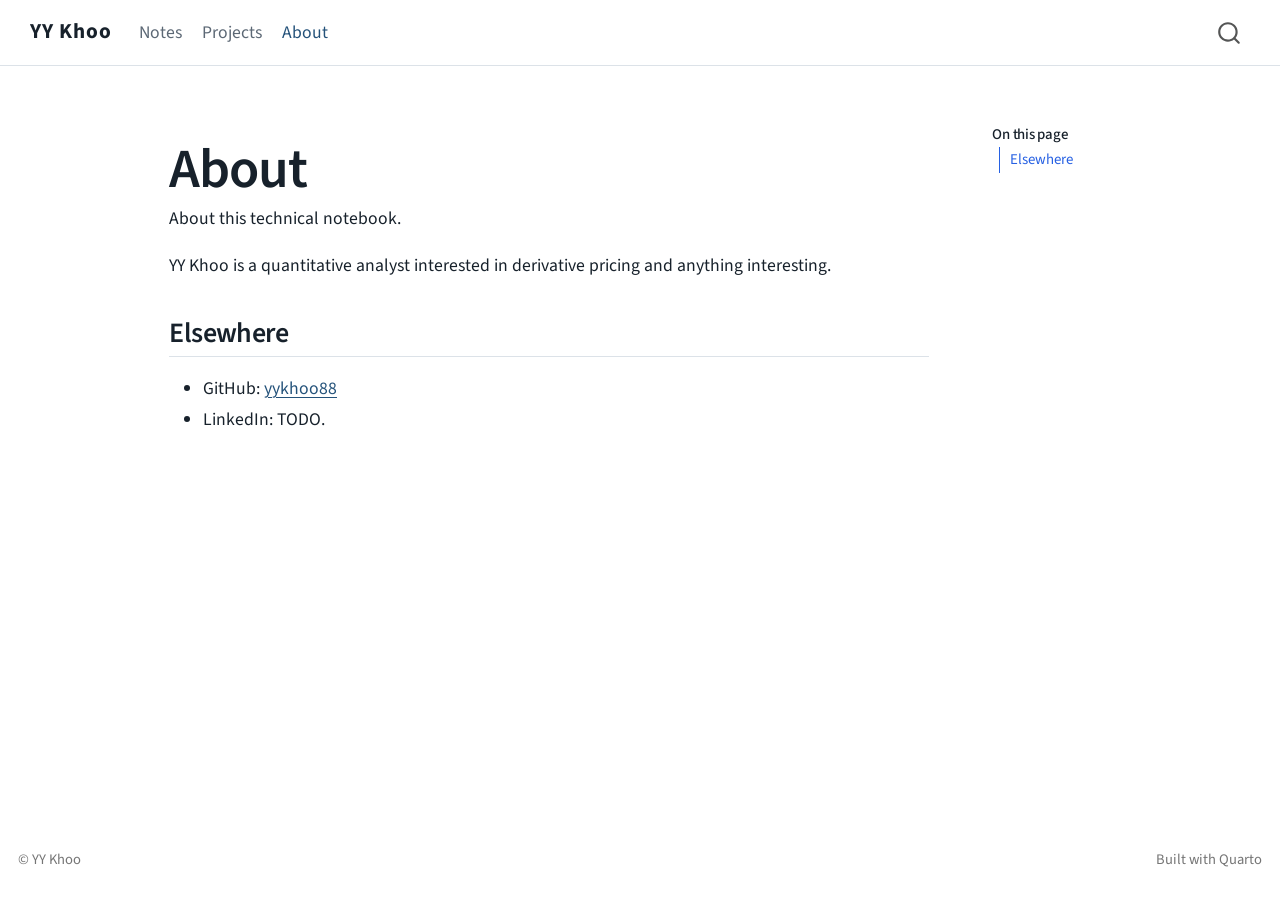
<file: about.html>
<!DOCTYPE html>
<html xmlns="http://www.w3.org/1999/xhtml" lang="en" xml:lang="en"><head>

<meta charset="utf-8">
<meta name="generator" content="quarto-1.10.18">

<meta name="viewport" content="width=device-width, initial-scale=1.0, user-scalable=yes">

<meta name="description" content="About this technical notebook.">

<title>About – YY Khoo</title>
<style>
/* Default styles provided by pandoc.
** See https://pandoc.org/MANUAL.html#variables-for-html for config info.
*/
span.smallcaps{font-variant: small-caps;}
div.columns{display: flex; gap: 1.5em;}
div.column{flex: auto;}
@media screen {
div.columns{gap: min(4vw, 1.5em);}
div.column{overflow-x: auto;}
}
div.hanging-indent{margin-left: 1.5em; text-indent: -1.5em;}
ul.task-list{list-style: none;}
ul.task-list li input[type="checkbox"] {
  width: 0.8em;
  margin: 0 0.8em 0.2em -1em; /* quarto-specific, see https://github.com/quarto-dev/quarto-cli/issues/4556 */ 
  vertical-align: middle;
}
</style>


<script src="site_libs/quarto-nav/quarto-nav.js"></script>
<script src="site_libs/quarto-nav/headroom.min.js"></script>
<script src="site_libs/clipboard/clipboard.min.js"></script>
<script src="site_libs/quarto-search/autocomplete.umd.js"></script>
<script src="site_libs/quarto-search/fuse.min.js"></script>
<script src="site_libs/quarto-search/quarto-search.js"></script>
<meta name="quarto:offset" content="./">
<link href="./assets/favicon.svg" rel="icon" type="image/svg+xml">
<script src="site_libs/quarto-html/quarto.js" type="module"></script>
<script src="site_libs/quarto-html/tabsets/tabsets.js" type="module"></script>
<script src="site_libs/quarto-html/popper.min.js"></script>
<script src="site_libs/quarto-html/tippy.umd.min.js"></script>
<script src="site_libs/quarto-html/anchor.min.js"></script>
<link href="site_libs/quarto-html/tippy.css" rel="stylesheet">
<link href="site_libs/quarto-html/quarto-syntax-highlighting-64a204ab8560d761af7679ceaba22944.css" rel="stylesheet" id="quarto-text-highlighting-styles">
<script src="site_libs/bootstrap/bootstrap.min.js"></script>
<link href="site_libs/bootstrap/bootstrap-icons.css" rel="stylesheet">
<link href="site_libs/bootstrap/bootstrap-2f5524832805d734b96ee676820b2dda.min.css" rel="stylesheet" append-hash="true" id="quarto-bootstrap" data-mode="light">
<script id="quarto-search-options" type="application/json">{
  "location": "navbar",
  "copy-button": false,
  "collapse-after": 3,
  "panel-placement": "end",
  "type": "overlay",
  "limit": 50,
  "keyboard-shortcut": [
    "f",
    "/",
    "s"
  ],
  "show-item-context": false,
  "language": {
    "search-no-results-text": "No results",
    "search-matching-documents-text": "matching documents",
    "search-copy-link-title": "Copy link to search",
    "search-hide-matches-text": "Hide additional matches",
    "search-more-match-text": "more match in this document",
    "search-more-matches-text": "more matches in this document",
    "search-clear-button-title": "Clear",
    "search-text-placeholder": "",
    "search-detached-cancel-button-title": "Cancel",
    "search-submit-button-title": "Submit",
    "search-label": "Search"
  }
}</script>


<link rel="stylesheet" href="assets/styles.css">
</head>

<body class="nav-fixed quarto-light">

<div id="quarto-search-results"></div>
  <header id="quarto-header" class="headroom fixed-top">
    <nav class="navbar navbar-expand-lg " data-bs-theme="dark">
      <div class="navbar-container container-fluid">
      <div class="navbar-brand-container mx-auto">
    <a class="navbar-brand" href="./index.html">
    <span class="navbar-title">YY Khoo</span>
    </a>
  </div>
            <div id="quarto-search" class="" title="Search"></div>
          <button class="navbar-toggler" type="button" data-bs-toggle="collapse" data-bs-target="#navbarCollapse" aria-controls="navbarCollapse" role="menu" aria-expanded="false" aria-label="Toggle navigation" onclick="if (window.quartoToggleHeadroom) { window.quartoToggleHeadroom(); }">
  <span class="navbar-toggler-icon"></span>
</button>
          <div class="collapse navbar-collapse" id="navbarCollapse">
            <ul class="navbar-nav navbar-nav-scroll me-auto">
  <li class="nav-item">
    <a class="nav-link" href="./notes/index.html"> 
<span class="menu-text">Notes</span></a>
  </li>  
  <li class="nav-item">
    <a class="nav-link" href="./projects.html"> 
<span class="menu-text">Projects</span></a>
  </li>  
  <li class="nav-item">
    <a class="nav-link active" href="./about.html" aria-current="page"> 
<span class="menu-text">About</span></a>
  </li>  
</ul>
          </div> <!-- /navcollapse -->
            <div class="quarto-navbar-tools">
</div>
      </div> <!-- /container-fluid -->
    </nav>
</header>
<!-- content -->
<div id="quarto-content" class="quarto-container page-columns page-rows-contents page-layout-article page-navbar">
<!-- sidebar -->
<!-- margin-sidebar -->
    <div id="quarto-margin-sidebar" class="sidebar margin-sidebar">
        <nav id="TOC" role="doc-toc" class="toc-active">
    <h2 id="toc-title">On this page</h2>
   
  <ul>
  <li><a href="#elsewhere" id="toc-elsewhere" class="nav-link active" data-scroll-target="#elsewhere">Elsewhere</a></li>
  </ul>
</nav>
    </div>
<!-- main -->
<main class="content" id="quarto-document-content">

<header id="title-block-header" class="quarto-title-block default">
<div class="quarto-title">
<h1 class="title">About</h1>
</div>

<div>
  <div class="description">
    About this technical notebook.
  </div>
</div>


<div class="quarto-title-meta">

    
  
    
  </div>
  


</header>


<p>YY Khoo is a quantitative analyst interested in derivative pricing and anything interesting.</p>
<section id="elsewhere" class="level2">
<h2 class="anchored" data-anchor-id="elsewhere">Elsewhere</h2>
<ul>
<li>GitHub: <a href="https://github.com/yykhoo88">yykhoo88</a></li>
<li>LinkedIn: TODO.</li>
</ul>


</section>

</main> <!-- /main -->
<script id="quarto-html-after-body" type="application/javascript">
  window.document.addEventListener("DOMContentLoaded", function (event) {
    const icon = "";
    const anchorJS = new window.AnchorJS();
    anchorJS.options = {
      placement: 'right',
      icon: icon
    };
    anchorJS.add('.anchored');
    const isCodeAnnotation = (el) => {
      for (const clz of el.classList) {
        if (clz.startsWith('code-annotation-')) {                     
          return true;
        }
      }
      return false;
    }
    const onCopySuccess = function(e) {
      // button target
      const button = e.trigger;
      // don't keep focus
      button.blur();
      // flash "checked"
      button.classList.add('code-copy-button-checked');
      var currentTitle = button.getAttribute("title");
      button.setAttribute("title", "Copied!");
      let tooltip;
      if (window.bootstrap) {
        button.setAttribute("data-bs-toggle", "tooltip");
        button.setAttribute("data-bs-placement", "left");
        button.setAttribute("data-bs-title", "Copied!");
        tooltip = new bootstrap.Tooltip(button, 
          { trigger: "manual", 
            customClass: "code-copy-button-tooltip",
            offset: [0, -8]});
        tooltip.show();    
      }
      setTimeout(function() {
        if (tooltip) {
          tooltip.hide();
          button.removeAttribute("data-bs-title");
          button.removeAttribute("data-bs-toggle");
          button.removeAttribute("data-bs-placement");
        }
        button.setAttribute("title", currentTitle);
        button.classList.remove('code-copy-button-checked');
      }, 1000);
      // clear code selection
      e.clearSelection();
    }
    const getTextToCopy = function(trigger) {
      const outerScaffold = trigger.parentElement.cloneNode(true);
      const codeEl = outerScaffold.querySelector('code');
      for (const childEl of codeEl.children) {
        if (isCodeAnnotation(childEl)) {
          childEl.remove();
        }
      }
      return codeEl.innerText;
    }
    const clipboard = new window.ClipboardJS('.code-copy-button:not([data-in-quarto-modal])', {
      text: getTextToCopy
    });
    clipboard.on('success', onCopySuccess);
    if (window.document.getElementById('quarto-embedded-source-code-modal')) {
      const clipboardModal = new window.ClipboardJS('.code-copy-button[data-in-quarto-modal]', {
        text: getTextToCopy,
        container: window.document.getElementById('quarto-embedded-source-code-modal')
      });
      clipboardModal.on('success', onCopySuccess);
    }
      var localhostRegex = new RegExp(/^(?:http|https):\/\/localhost\:?[0-9]*\//);
      var mailtoRegex = new RegExp(/^mailto:/);
        var filterRegex = new RegExp('/' + window.location.host + '/');
      var isInternal = (href) => {
          return filterRegex.test(href) || localhostRegex.test(href) || mailtoRegex.test(href);
      }
      // Inspect non-navigation links and adorn them if external
     var links = window.document.querySelectorAll('a[href]:not(.nav-link):not(.navbar-brand):not(.toc-action):not(.sidebar-link):not(.sidebar-item-toggle):not(.pagination-link):not(.no-external):not([aria-hidden]):not(.dropdown-item):not(.quarto-navigation-tool):not(.about-link)');
      for (var i=0; i<links.length; i++) {
        const link = links[i];
        if (!isInternal(link.href)) {
          // undo the damage that might have been done by quarto-nav.js in the case of
          // links that we want to consider external
          if (link.dataset.originalHref !== undefined) {
            link.href = link.dataset.originalHref;
          }
        }
      }
    function tippyHover(el, contentFn, onTriggerFn, onUntriggerFn) {
      const config = {
        allowHTML: true,
        maxWidth: 500,
        delay: 100,
        arrow: false,
        appendTo: function(el) {
            return el.parentElement;
        },
        interactive: true,
        interactiveBorder: 10,
        theme: 'quarto',
        placement: 'bottom-start',
      };
      if (contentFn) {
        config.content = contentFn;
      }
      if (onTriggerFn) {
        config.onTrigger = onTriggerFn;
      }
      if (onUntriggerFn) {
        config.onUntrigger = onUntriggerFn;
      }
      window.tippy(el, config); 
    }
    const noterefs = window.document.querySelectorAll('a[role="doc-noteref"]');
    for (var i=0; i<noterefs.length; i++) {
      const ref = noterefs[i];
      tippyHover(ref, function() {
        // use id or data attribute instead here
        let href = ref.getAttribute('data-footnote-href') || ref.getAttribute('href');
        try { href = new URL(href).hash; } catch {}
        const id = href.replace(/^#\/?/, "");
        const note = window.document.getElementById(id);
        if (note) {
          return note.innerHTML;
        } else {
          return "";
        }
      });
    }
    const xrefs = window.document.querySelectorAll('a.quarto-xref');
    const processXRef = (id, note) => {
      // Strip column container classes
      const stripColumnClz = (el) => {
        el.classList.remove("page-full", "page-columns");
        if (el.children) {
          for (const child of el.children) {
            stripColumnClz(child);
          }
        }
      }
      stripColumnClz(note)
      if (id === null || id.startsWith('sec-')) {
        // Special case sections, only their first couple elements
        const container = document.createElement("div");
        if (note.children && note.children.length > 2) {
          container.appendChild(note.children[0].cloneNode(true));
          for (let i = 1; i < note.children.length; i++) {
            const child = note.children[i];
            if (child.tagName === "P" && child.innerText === "") {
              continue;
            } else {
              container.appendChild(child.cloneNode(true));
              break;
            }
          }
          if (window.Quarto?.typesetMath) {
            window.Quarto.typesetMath(container);
          }
          return container.innerHTML
        } else {
          if (window.Quarto?.typesetMath) {
            window.Quarto.typesetMath(note);
          }
          return note.innerHTML;
        }
      } else {
        // Remove any anchor links if they are present
        const anchorLink = note.querySelector('a.anchorjs-link');
        if (anchorLink) {
          anchorLink.remove();
        }
        if (window.Quarto?.typesetMath) {
          window.Quarto.typesetMath(note);
        }
        if (note.classList.contains("callout")) {
          return note.outerHTML;
        } else {
          return note.innerHTML;
        }
      }
    }
    for (var i=0; i<xrefs.length; i++) {
      const xref = xrefs[i];
      tippyHover(xref, undefined, function(instance) {
        instance.disable();
        let url = xref.getAttribute('href');
        let hash = undefined; 
        if (url.startsWith('#')) {
          hash = url;
        } else {
          try { hash = new URL(url).hash; } catch {}
        }
        if (hash) {
          const id = hash.replace(/^#\/?/, "");
          const note = window.document.getElementById(id);
          if (note !== null) {
            try {
              const html = processXRef(id, note.cloneNode(true));
              instance.setContent(html);
            } finally {
              instance.enable();
              instance.show();
            }
          } else {
            // See if we can fetch this
            fetch(url.split('#')[0])
            .then(res => res.text())
            .then(html => {
              const parser = new DOMParser();
              const htmlDoc = parser.parseFromString(html, "text/html");
              const note = htmlDoc.getElementById(id);
              if (note !== null) {
                const html = processXRef(id, note);
                instance.setContent(html);
              } 
            }).finally(() => {
              instance.enable();
              instance.show();
            });
          }
        } else {
          // See if we can fetch a full url (with no hash to target)
          // This is a special case and we should probably do some content thinning / targeting
          fetch(url)
          .then(res => res.text())
          .then(html => {
            const parser = new DOMParser();
            const htmlDoc = parser.parseFromString(html, "text/html");
            const note = htmlDoc.querySelector('main.content');
            if (note !== null) {
              // This should only happen for chapter cross references
              // (since there is no id in the URL)
              // remove the first header
              if (note.children.length > 0 && note.children[0].tagName === "HEADER") {
                note.children[0].remove();
              }
              const html = processXRef(null, note);
              instance.setContent(html);
            } 
          }).finally(() => {
            instance.enable();
            instance.show();
          });
        }
      }, function(instance) {
      });
    }
        let selectedAnnoteEl;
        const selectorForAnnotation = ( cell, annotation) => {
          let cellAttr = 'data-code-cell="' + cell + '"';
          let lineAttr = 'data-code-annotation="' +  annotation + '"';
          const selector = 'span[' + cellAttr + '][' + lineAttr + ']';
          return selector;
        }
        const selectCodeLines = (annoteEl) => {
          const doc = window.document;
          const targetCell = annoteEl.getAttribute("data-target-cell");
          const targetAnnotation = annoteEl.getAttribute("data-target-annotation");
          const annoteSpan = window.document.querySelector(selectorForAnnotation(targetCell, targetAnnotation));
          const lines = annoteSpan.getAttribute("data-code-lines").split(",");
          const lineIds = lines.map((line) => {
            return targetCell + "-" + line;
          })
          let top = null;
          let height = null;
          let parent = null;
          if (lineIds.length > 0) {
              //compute the position of the single el (top and bottom and make a div)
              const el = window.document.getElementById(lineIds[0]);
              top = el.offsetTop;
              height = el.offsetHeight;
              parent = el.parentElement.parentElement;
            if (lineIds.length > 1) {
              const lastEl = window.document.getElementById(lineIds[lineIds.length - 1]);
              const bottom = lastEl.offsetTop + lastEl.offsetHeight;
              height = bottom - top;
            }
            if (top !== null && height !== null && parent !== null) {
              // cook up a div (if necessary) and position it 
              let div = window.document.getElementById("code-annotation-line-highlight");
              if (div === null) {
                div = window.document.createElement("div");
                div.setAttribute("id", "code-annotation-line-highlight");
                div.style.position = 'absolute';
                parent.appendChild(div);
              }
              div.style.top = top - 2 + "px";
              div.style.height = height + 4 + "px";
              div.style.left = 0;
              let gutterDiv = window.document.getElementById("code-annotation-line-highlight-gutter");
              if (gutterDiv === null) {
                gutterDiv = window.document.createElement("div");
                gutterDiv.setAttribute("id", "code-annotation-line-highlight-gutter");
                gutterDiv.style.position = 'absolute';
                const codeCell = window.document.getElementById(targetCell);
                const gutter = codeCell.querySelector('.code-annotation-gutter');
                gutter.appendChild(gutterDiv);
              }
              gutterDiv.style.top = top - 2 + "px";
              gutterDiv.style.height = height + 4 + "px";
            }
            selectedAnnoteEl = annoteEl;
          }
        };
        const unselectCodeLines = () => {
          const elementsIds = ["code-annotation-line-highlight", "code-annotation-line-highlight-gutter"];
          elementsIds.forEach((elId) => {
            const div = window.document.getElementById(elId);
            if (div) {
              div.remove();
            }
          });
          selectedAnnoteEl = undefined;
        };
          // Handle positioning of the toggle
      window.addEventListener(
        "resize",
        throttle(() => {
          elRect = undefined;
          if (selectedAnnoteEl) {
            selectCodeLines(selectedAnnoteEl);
          }
        }, 10)
      );
      function throttle(fn, ms) {
      let throttle = false;
      let timer;
        return (...args) => {
          if(!throttle) { // first call gets through
              fn.apply(this, args);
              throttle = true;
          } else { // all the others get throttled
              if(timer) clearTimeout(timer); // cancel #2
              timer = setTimeout(() => {
                fn.apply(this, args);
                timer = throttle = false;
              }, ms);
          }
        };
      }
        // Attach click handler to the DT
        const annoteDls = window.document.querySelectorAll('dt[data-target-cell]');
        for (const annoteDlNode of annoteDls) {
          annoteDlNode.addEventListener('click', (event) => {
            const clickedEl = event.target;
            if (clickedEl !== selectedAnnoteEl) {
              unselectCodeLines();
              const activeEl = window.document.querySelector('dt[data-target-cell].code-annotation-active');
              if (activeEl) {
                activeEl.classList.remove('code-annotation-active');
              }
              selectCodeLines(clickedEl);
              clickedEl.classList.add('code-annotation-active');
            } else {
              // Unselect the line
              unselectCodeLines();
              clickedEl.classList.remove('code-annotation-active');
            }
          });
        }
    const findCites = (el) => {
      const parentEl = el.parentElement;
      if (parentEl) {
        const cites = parentEl.dataset.cites;
        if (cites) {
          return {
            el,
            cites: cites.split(' ')
          };
        } else {
          return findCites(el.parentElement)
        }
      } else {
        return undefined;
      }
    };
    var bibliorefs = window.document.querySelectorAll('a[role="doc-biblioref"]');
    for (var i=0; i<bibliorefs.length; i++) {
      const ref = bibliorefs[i];
      const citeInfo = findCites(ref);
      if (citeInfo) {
        tippyHover(citeInfo.el, function() {
          var popup = window.document.createElement('div');
          citeInfo.cites.forEach(function(cite) {
            var citeDiv = window.document.createElement('div');
            citeDiv.classList.add('hanging-indent');
            citeDiv.classList.add('csl-entry');
            var biblioDiv = window.document.getElementById('ref-' + cite);
            if (biblioDiv) {
              citeDiv.innerHTML = biblioDiv.innerHTML;
            }
            popup.appendChild(citeDiv);
          });
          return popup.innerHTML;
        });
      }
    }
  });
  </script>
</div> <!-- /content -->
<footer class="footer">
  <div class="nav-footer">
    <div class="nav-footer-left">
<p>© YY Khoo</p>
</div>   
    <div class="nav-footer-center">
      &nbsp;
    </div>
    <div class="nav-footer-right">
<p>Built with Quarto</p>
</div>
  </div>
</footer>




</body></html>
</file>
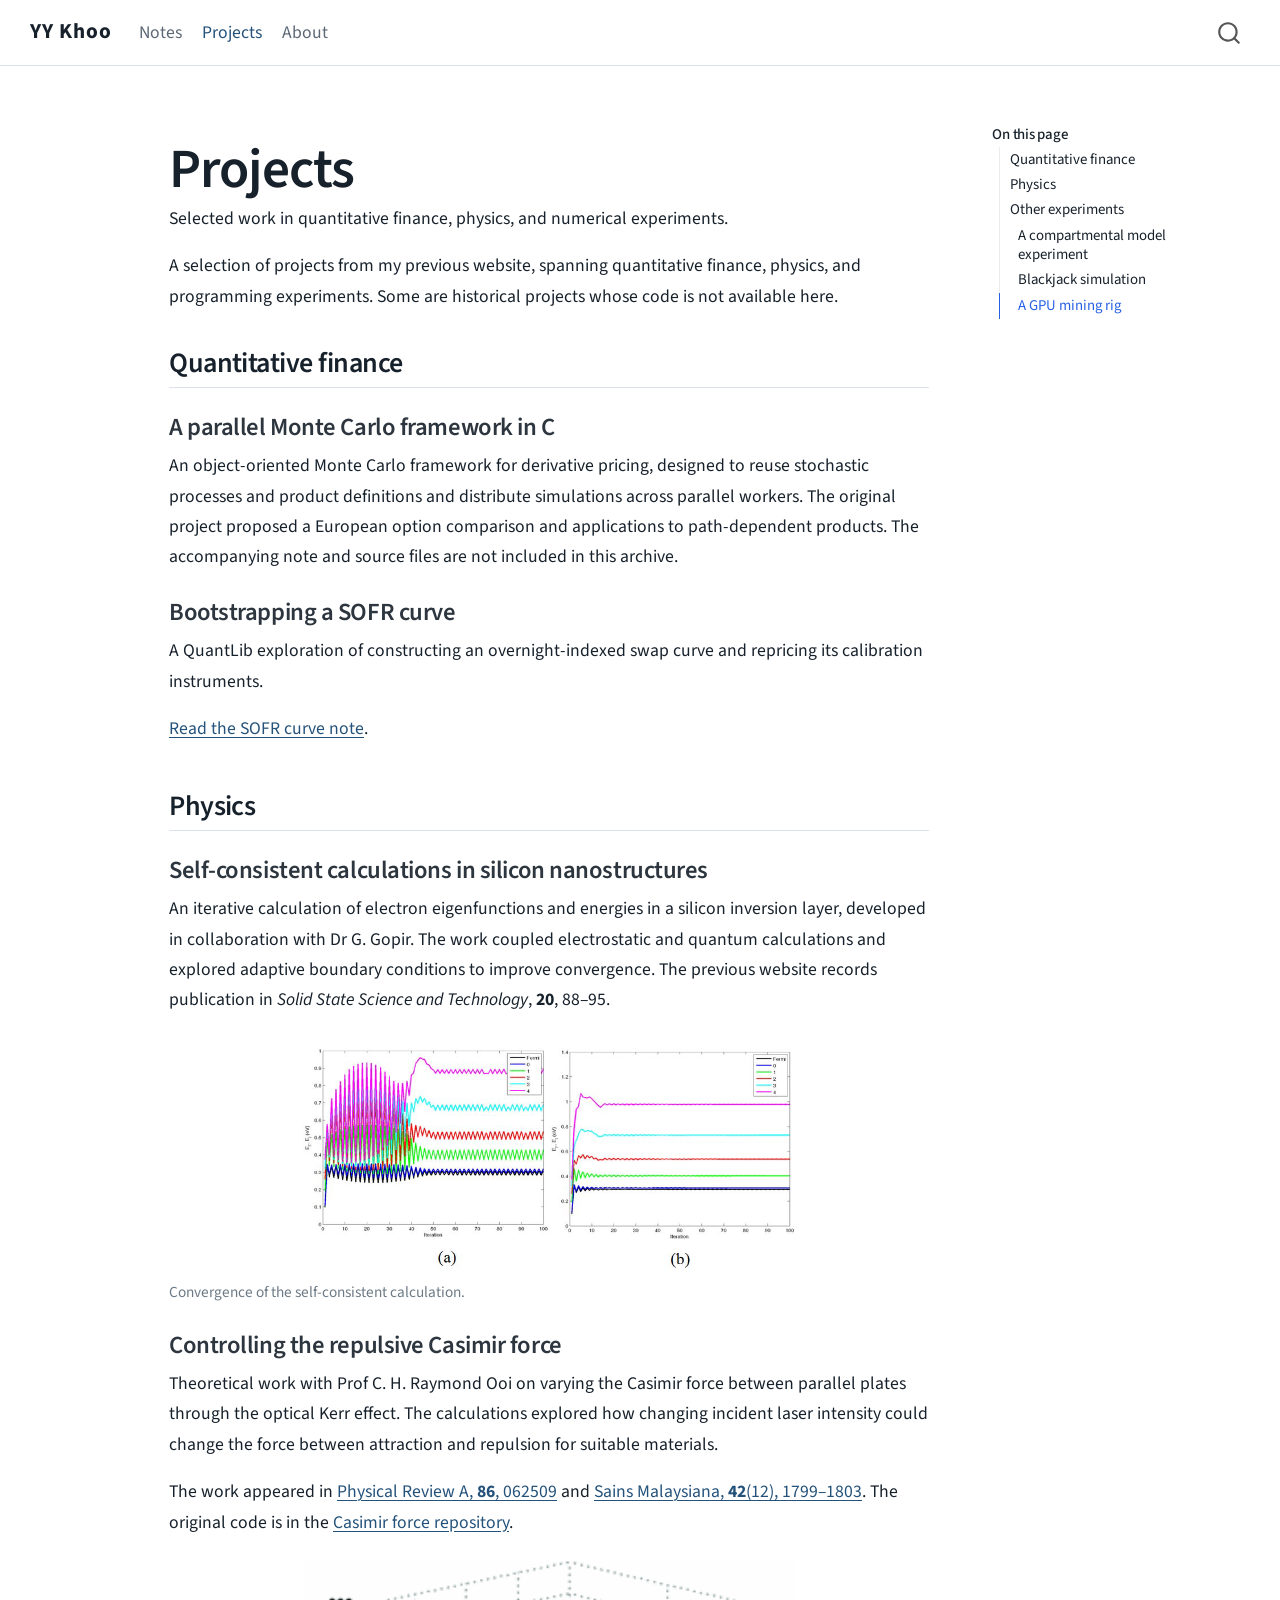
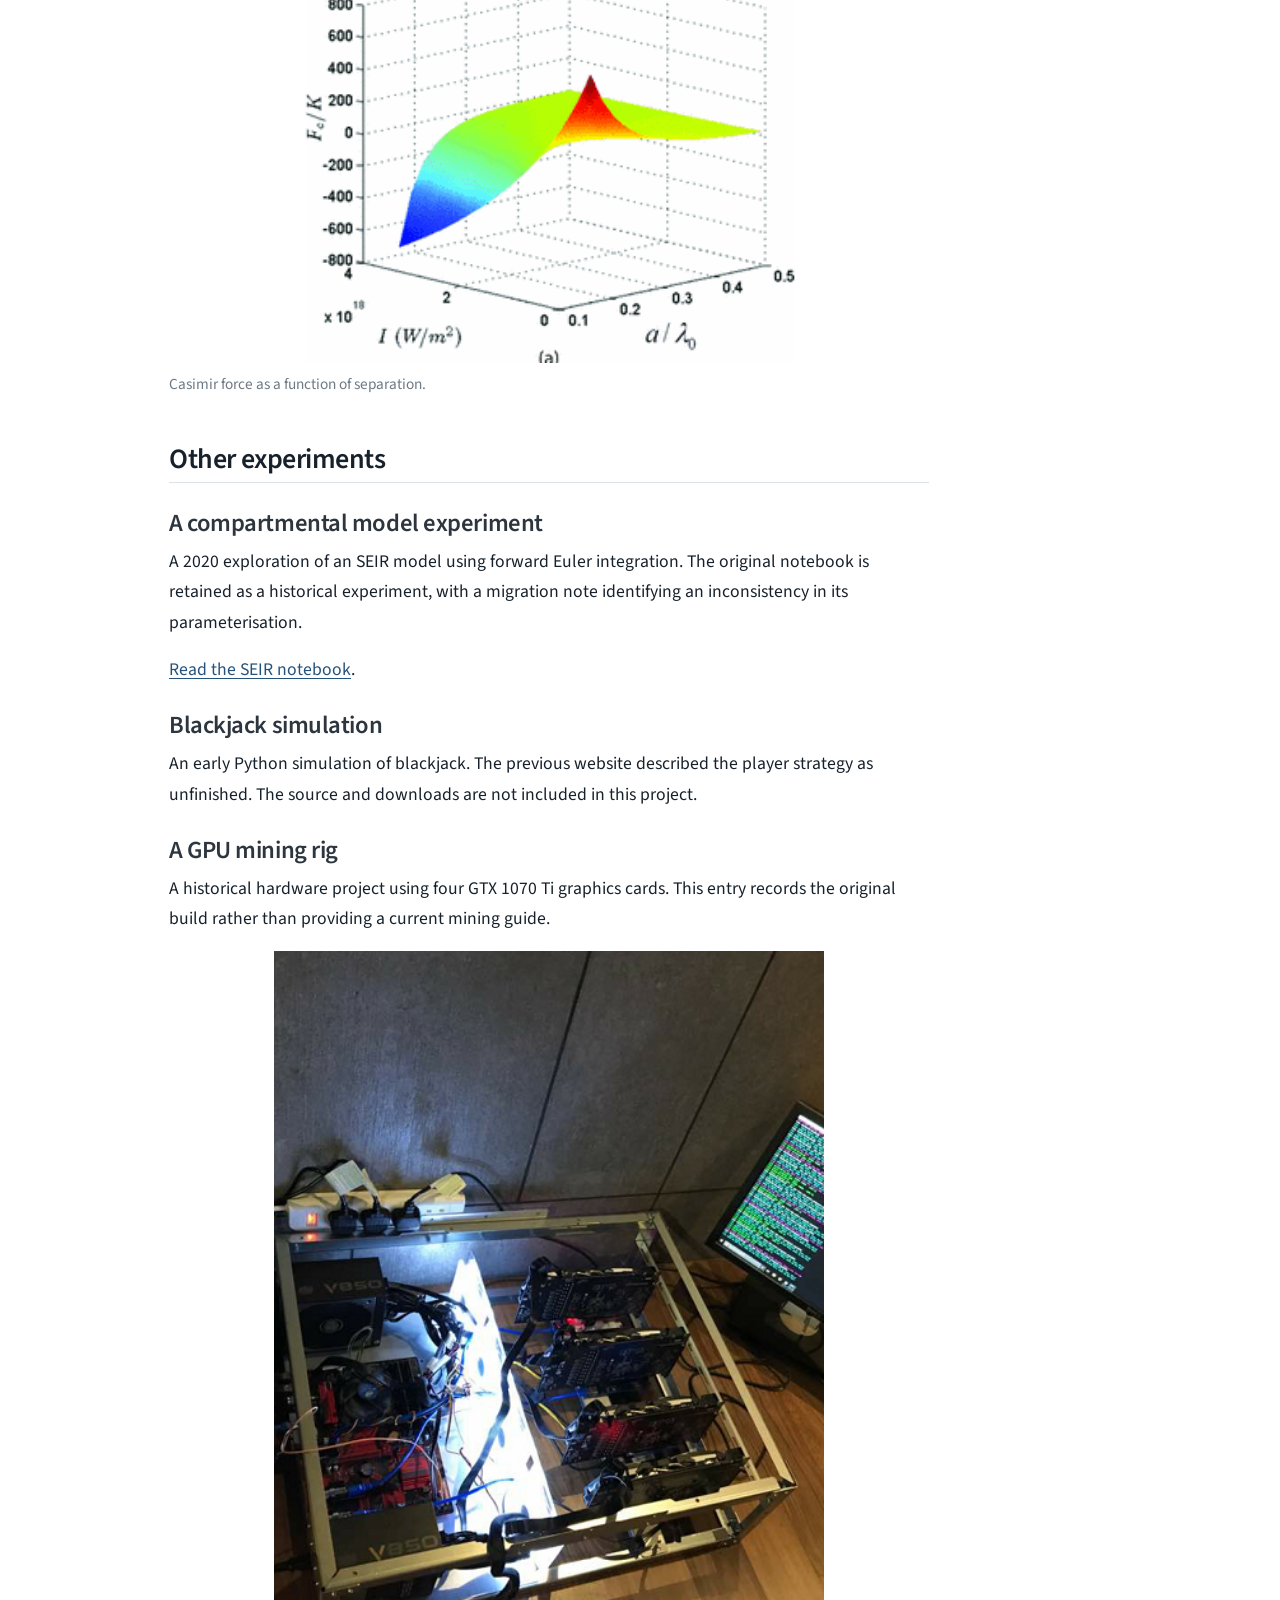
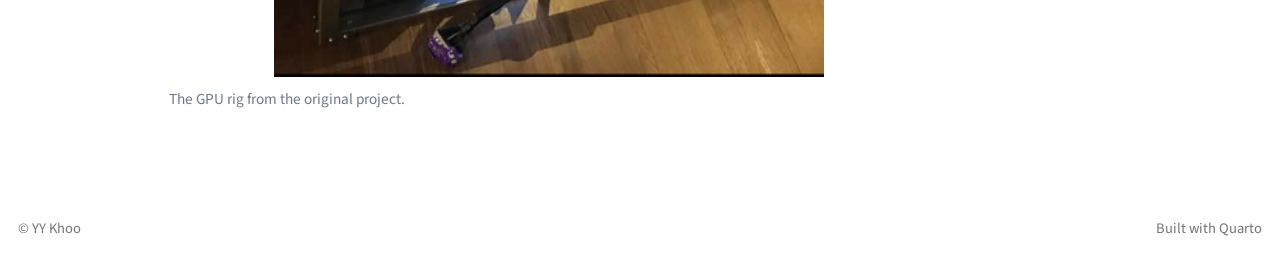
<file: projects.html>
<!DOCTYPE html>
<html xmlns="http://www.w3.org/1999/xhtml" lang="en" xml:lang="en"><head>

<meta charset="utf-8">
<meta name="generator" content="quarto-1.10.18">

<meta name="viewport" content="width=device-width, initial-scale=1.0, user-scalable=yes">

<meta name="description" content="Selected work in quantitative finance, physics, and numerical experiments.">

<title>Projects – YY Khoo</title>
<style>
/* Default styles provided by pandoc.
** See https://pandoc.org/MANUAL.html#variables-for-html for config info.
*/
span.smallcaps{font-variant: small-caps;}
div.columns{display: flex; gap: 1.5em;}
div.column{flex: auto;}
@media screen {
div.columns{gap: min(4vw, 1.5em);}
div.column{overflow-x: auto;}
}
div.hanging-indent{margin-left: 1.5em; text-indent: -1.5em;}
ul.task-list{list-style: none;}
ul.task-list li input[type="checkbox"] {
  width: 0.8em;
  margin: 0 0.8em 0.2em -1em; /* quarto-specific, see https://github.com/quarto-dev/quarto-cli/issues/4556 */ 
  vertical-align: middle;
}
</style>


<script src="site_libs/quarto-nav/quarto-nav.js"></script>
<script src="site_libs/quarto-nav/headroom.min.js"></script>
<script src="site_libs/clipboard/clipboard.min.js"></script>
<script src="site_libs/quarto-search/autocomplete.umd.js"></script>
<script src="site_libs/quarto-search/fuse.min.js"></script>
<script src="site_libs/quarto-search/quarto-search.js"></script>
<meta name="quarto:offset" content="./">
<link href="./assets/favicon.svg" rel="icon" type="image/svg+xml">
<script src="site_libs/quarto-html/quarto.js" type="module"></script>
<script src="site_libs/quarto-html/tabsets/tabsets.js" type="module"></script>
<script src="site_libs/quarto-html/popper.min.js"></script>
<script src="site_libs/quarto-html/tippy.umd.min.js"></script>
<script src="site_libs/quarto-html/anchor.min.js"></script>
<link href="site_libs/quarto-html/tippy.css" rel="stylesheet">
<link href="site_libs/quarto-html/quarto-syntax-highlighting-64a204ab8560d761af7679ceaba22944.css" rel="stylesheet" id="quarto-text-highlighting-styles">
<script src="site_libs/bootstrap/bootstrap.min.js"></script>
<link href="site_libs/bootstrap/bootstrap-icons.css" rel="stylesheet">
<link href="site_libs/bootstrap/bootstrap-2f5524832805d734b96ee676820b2dda.min.css" rel="stylesheet" append-hash="true" id="quarto-bootstrap" data-mode="light">
<script id="quarto-search-options" type="application/json">{
  "location": "navbar",
  "copy-button": false,
  "collapse-after": 3,
  "panel-placement": "end",
  "type": "overlay",
  "limit": 50,
  "keyboard-shortcut": [
    "f",
    "/",
    "s"
  ],
  "show-item-context": false,
  "language": {
    "search-no-results-text": "No results",
    "search-matching-documents-text": "matching documents",
    "search-copy-link-title": "Copy link to search",
    "search-hide-matches-text": "Hide additional matches",
    "search-more-match-text": "more match in this document",
    "search-more-matches-text": "more matches in this document",
    "search-clear-button-title": "Clear",
    "search-text-placeholder": "",
    "search-detached-cancel-button-title": "Cancel",
    "search-submit-button-title": "Submit",
    "search-label": "Search"
  }
}</script>


<link rel="stylesheet" href="assets/styles.css">
</head>

<body class="nav-fixed quarto-light">

<div id="quarto-search-results"></div>
  <header id="quarto-header" class="headroom fixed-top">
    <nav class="navbar navbar-expand-lg " data-bs-theme="dark">
      <div class="navbar-container container-fluid">
      <div class="navbar-brand-container mx-auto">
    <a class="navbar-brand" href="./index.html">
    <span class="navbar-title">YY Khoo</span>
    </a>
  </div>
            <div id="quarto-search" class="" title="Search"></div>
          <button class="navbar-toggler" type="button" data-bs-toggle="collapse" data-bs-target="#navbarCollapse" aria-controls="navbarCollapse" role="menu" aria-expanded="false" aria-label="Toggle navigation" onclick="if (window.quartoToggleHeadroom) { window.quartoToggleHeadroom(); }">
  <span class="navbar-toggler-icon"></span>
</button>
          <div class="collapse navbar-collapse" id="navbarCollapse">
            <ul class="navbar-nav navbar-nav-scroll me-auto">
  <li class="nav-item">
    <a class="nav-link" href="./notes/index.html"> 
<span class="menu-text">Notes</span></a>
  </li>  
  <li class="nav-item">
    <a class="nav-link active" href="./projects.html" aria-current="page"> 
<span class="menu-text">Projects</span></a>
  </li>  
  <li class="nav-item">
    <a class="nav-link" href="./about.html"> 
<span class="menu-text">About</span></a>
  </li>  
</ul>
          </div> <!-- /navcollapse -->
            <div class="quarto-navbar-tools">
</div>
      </div> <!-- /container-fluid -->
    </nav>
</header>
<!-- content -->
<div id="quarto-content" class="quarto-container page-columns page-rows-contents page-layout-article page-navbar">
<!-- sidebar -->
<!-- margin-sidebar -->
    <div id="quarto-margin-sidebar" class="sidebar margin-sidebar">
        <nav id="TOC" role="doc-toc" class="toc-active">
    <h2 id="toc-title">On this page</h2>
   
  <ul>
  <li><a href="#quantitative-finance" id="toc-quantitative-finance" class="nav-link active" data-scroll-target="#quantitative-finance">Quantitative finance</a>
  <ul class="collapse">
  <li><a href="#a-parallel-monte-carlo-framework-in-c" id="toc-a-parallel-monte-carlo-framework-in-c" class="nav-link" data-scroll-target="#a-parallel-monte-carlo-framework-in-c">A parallel Monte Carlo framework in C</a></li>
  <li><a href="#bootstrapping-a-sofr-curve" id="toc-bootstrapping-a-sofr-curve" class="nav-link" data-scroll-target="#bootstrapping-a-sofr-curve">Bootstrapping a SOFR curve</a></li>
  </ul></li>
  <li><a href="#physics" id="toc-physics" class="nav-link" data-scroll-target="#physics">Physics</a>
  <ul class="collapse">
  <li><a href="#self-consistent-calculations-in-silicon-nanostructures" id="toc-self-consistent-calculations-in-silicon-nanostructures" class="nav-link" data-scroll-target="#self-consistent-calculations-in-silicon-nanostructures">Self-consistent calculations in silicon nanostructures</a></li>
  <li><a href="#controlling-the-repulsive-casimir-force" id="toc-controlling-the-repulsive-casimir-force" class="nav-link" data-scroll-target="#controlling-the-repulsive-casimir-force">Controlling the repulsive Casimir force</a></li>
  </ul></li>
  <li><a href="#other-experiments" id="toc-other-experiments" class="nav-link" data-scroll-target="#other-experiments">Other experiments</a>
  <ul class="collapse">
  <li><a href="#a-compartmental-model-experiment" id="toc-a-compartmental-model-experiment" class="nav-link" data-scroll-target="#a-compartmental-model-experiment">A compartmental model experiment</a></li>
  <li><a href="#blackjack-simulation" id="toc-blackjack-simulation" class="nav-link" data-scroll-target="#blackjack-simulation">Blackjack simulation</a></li>
  <li><a href="#a-gpu-mining-rig" id="toc-a-gpu-mining-rig" class="nav-link" data-scroll-target="#a-gpu-mining-rig">A GPU mining rig</a></li>
  </ul></li>
  </ul>
</nav>
    </div>
<!-- main -->
<main class="content" id="quarto-document-content">

<header id="title-block-header" class="quarto-title-block default">
<div class="quarto-title">
<h1 class="title">Projects</h1>
</div>

<div>
  <div class="description">
    Selected work in quantitative finance, physics, and numerical experiments.
  </div>
</div>


<div class="quarto-title-meta">

    
  
    
  </div>
  


</header>


<p>A selection of projects from my previous website, spanning quantitative finance, physics, and programming experiments. Some are historical projects whose code is not available here.</p>
<section id="quantitative-finance" class="level2">
<h2 class="anchored" data-anchor-id="quantitative-finance">Quantitative finance</h2>
<section id="a-parallel-monte-carlo-framework-in-c" class="level3">
<h3 class="anchored" data-anchor-id="a-parallel-monte-carlo-framework-in-c">A parallel Monte Carlo framework in C</h3>
<p>An object-oriented Monte Carlo framework for derivative pricing, designed to reuse stochastic processes and product definitions and distribute simulations across parallel workers. The original project proposed a European option comparison and applications to path-dependent products. The accompanying note and source files are not included in this archive.</p>
</section>
<section id="bootstrapping-a-sofr-curve" class="level3">
<h3 class="anchored" data-anchor-id="bootstrapping-a-sofr-curve">Bootstrapping a SOFR curve</h3>
<p>A QuantLib exploration of constructing an overnight-indexed swap curve and repricing its calibration instruments.</p>
<p><a href="./notes/sofr-curve/index.html">Read the SOFR curve note</a>.</p>
</section>
</section>
<section id="physics" class="level2">
<h2 class="anchored" data-anchor-id="physics">Physics</h2>
<section id="self-consistent-calculations-in-silicon-nanostructures" class="level3">
<h3 class="anchored" data-anchor-id="self-consistent-calculations-in-silicon-nanostructures">Self-consistent calculations in silicon nanostructures</h3>
<p>An iterative calculation of electron eigenfunctions and energies in a silicon inversion layer, developed in collaboration with Dr G. Gopir. The work coupled electrostatic and quantum calculations and explored adaptive boundary conditions to improve convergence. The previous website records publication in <em>Solid State Science and Technology</em>, <strong>20</strong>, 88–95.</p>
<div class="quarto-figure quarto-figure-center">
<figure class="figure">
<p><img src="assets/projects/SelfConsistent.png" class="img-fluid figure-img" width="500"></p>
<figcaption>Convergence of the self-consistent calculation.</figcaption>
</figure>
</div>
</section>
<section id="controlling-the-repulsive-casimir-force" class="level3">
<h3 class="anchored" data-anchor-id="controlling-the-repulsive-casimir-force">Controlling the repulsive Casimir force</h3>
<p>Theoretical work with Prof C. H. Raymond Ooi on varying the Casimir force between parallel plates through the optical Kerr effect. The calculations explored how changing incident laser intensity could change the force between attraction and repulsion for suitable materials.</p>
<p>The work appeared in <a href="https://doi.org/10.1103/PhysRevA.86.062509">Physical Review A, <strong>86</strong>, 062509</a> and <a href="https://www.ukm.my/jsm/pdf_files/SM-PDF-42-12-2013/17%20Y.Y.%20Khoo.pdf">Sains Malaysiana, <strong>42</strong>(12), 1799–1803</a>. The original code is in the <a href="https://github.com/yykhoo88/ControllingRepulsiveCasimirForce">Casimir force repository</a>.</p>
<div class="quarto-figure quarto-figure-center">
<figure class="figure">
<p><img src="assets/projects/CasimirImg.png" class="img-fluid figure-img" width="500"></p>
<figcaption>Casimir force as a function of separation.</figcaption>
</figure>
</div>
</section>
</section>
<section id="other-experiments" class="level2">
<h2 class="anchored" data-anchor-id="other-experiments">Other experiments</h2>
<section id="a-compartmental-model-experiment" class="level3">
<h3 class="anchored" data-anchor-id="a-compartmental-model-experiment">A compartmental model experiment</h3>
<p>A 2020 exploration of an SEIR model using forward Euler integration. The original notebook is retained as a historical experiment, with a migration note identifying an inconsistency in its parameterisation.</p>
<p><a href="./notes/seir-model/index.html">Read the SEIR notebook</a>.</p>
</section>
<section id="blackjack-simulation" class="level3">
<h3 class="anchored" data-anchor-id="blackjack-simulation">Blackjack simulation</h3>
<p>An early Python simulation of blackjack. The previous website described the player strategy as unfinished. The source and downloads are not included in this project.</p>
</section>
<section id="a-gpu-mining-rig" class="level3">
<h3 class="anchored" data-anchor-id="a-gpu-mining-rig">A GPU mining rig</h3>
<p>A historical hardware project using four GTX 1070 Ti graphics cards. This entry records the original build rather than providing a current mining guide.</p>
<div class="quarto-figure quarto-figure-center">
<figure class="figure">
<p><img src="assets/projects/rigimg.png" class="img-fluid figure-img" width="550"></p>
<figcaption>The GPU rig from the original project.</figcaption>
</figure>
</div>


</section>
</section>

</main> <!-- /main -->
<script id="quarto-html-after-body" type="application/javascript">
  window.document.addEventListener("DOMContentLoaded", function (event) {
    const icon = "";
    const anchorJS = new window.AnchorJS();
    anchorJS.options = {
      placement: 'right',
      icon: icon
    };
    anchorJS.add('.anchored');
    const isCodeAnnotation = (el) => {
      for (const clz of el.classList) {
        if (clz.startsWith('code-annotation-')) {                     
          return true;
        }
      }
      return false;
    }
    const onCopySuccess = function(e) {
      // button target
      const button = e.trigger;
      // don't keep focus
      button.blur();
      // flash "checked"
      button.classList.add('code-copy-button-checked');
      var currentTitle = button.getAttribute("title");
      button.setAttribute("title", "Copied!");
      let tooltip;
      if (window.bootstrap) {
        button.setAttribute("data-bs-toggle", "tooltip");
        button.setAttribute("data-bs-placement", "left");
        button.setAttribute("data-bs-title", "Copied!");
        tooltip = new bootstrap.Tooltip(button, 
          { trigger: "manual", 
            customClass: "code-copy-button-tooltip",
            offset: [0, -8]});
        tooltip.show();    
      }
      setTimeout(function() {
        if (tooltip) {
          tooltip.hide();
          button.removeAttribute("data-bs-title");
          button.removeAttribute("data-bs-toggle");
          button.removeAttribute("data-bs-placement");
        }
        button.setAttribute("title", currentTitle);
        button.classList.remove('code-copy-button-checked');
      }, 1000);
      // clear code selection
      e.clearSelection();
    }
    const getTextToCopy = function(trigger) {
      const outerScaffold = trigger.parentElement.cloneNode(true);
      const codeEl = outerScaffold.querySelector('code');
      for (const childEl of codeEl.children) {
        if (isCodeAnnotation(childEl)) {
          childEl.remove();
        }
      }
      return codeEl.innerText;
    }
    const clipboard = new window.ClipboardJS('.code-copy-button:not([data-in-quarto-modal])', {
      text: getTextToCopy
    });
    clipboard.on('success', onCopySuccess);
    if (window.document.getElementById('quarto-embedded-source-code-modal')) {
      const clipboardModal = new window.ClipboardJS('.code-copy-button[data-in-quarto-modal]', {
        text: getTextToCopy,
        container: window.document.getElementById('quarto-embedded-source-code-modal')
      });
      clipboardModal.on('success', onCopySuccess);
    }
      var localhostRegex = new RegExp(/^(?:http|https):\/\/localhost\:?[0-9]*\//);
      var mailtoRegex = new RegExp(/^mailto:/);
        var filterRegex = new RegExp('/' + window.location.host + '/');
      var isInternal = (href) => {
          return filterRegex.test(href) || localhostRegex.test(href) || mailtoRegex.test(href);
      }
      // Inspect non-navigation links and adorn them if external
     var links = window.document.querySelectorAll('a[href]:not(.nav-link):not(.navbar-brand):not(.toc-action):not(.sidebar-link):not(.sidebar-item-toggle):not(.pagination-link):not(.no-external):not([aria-hidden]):not(.dropdown-item):not(.quarto-navigation-tool):not(.about-link)');
      for (var i=0; i<links.length; i++) {
        const link = links[i];
        if (!isInternal(link.href)) {
          // undo the damage that might have been done by quarto-nav.js in the case of
          // links that we want to consider external
          if (link.dataset.originalHref !== undefined) {
            link.href = link.dataset.originalHref;
          }
        }
      }
    function tippyHover(el, contentFn, onTriggerFn, onUntriggerFn) {
      const config = {
        allowHTML: true,
        maxWidth: 500,
        delay: 100,
        arrow: false,
        appendTo: function(el) {
            return el.parentElement;
        },
        interactive: true,
        interactiveBorder: 10,
        theme: 'quarto',
        placement: 'bottom-start',
      };
      if (contentFn) {
        config.content = contentFn;
      }
      if (onTriggerFn) {
        config.onTrigger = onTriggerFn;
      }
      if (onUntriggerFn) {
        config.onUntrigger = onUntriggerFn;
      }
      window.tippy(el, config); 
    }
    const noterefs = window.document.querySelectorAll('a[role="doc-noteref"]');
    for (var i=0; i<noterefs.length; i++) {
      const ref = noterefs[i];
      tippyHover(ref, function() {
        // use id or data attribute instead here
        let href = ref.getAttribute('data-footnote-href') || ref.getAttribute('href');
        try { href = new URL(href).hash; } catch {}
        const id = href.replace(/^#\/?/, "");
        const note = window.document.getElementById(id);
        if (note) {
          return note.innerHTML;
        } else {
          return "";
        }
      });
    }
    const xrefs = window.document.querySelectorAll('a.quarto-xref');
    const processXRef = (id, note) => {
      // Strip column container classes
      const stripColumnClz = (el) => {
        el.classList.remove("page-full", "page-columns");
        if (el.children) {
          for (const child of el.children) {
            stripColumnClz(child);
          }
        }
      }
      stripColumnClz(note)
      if (id === null || id.startsWith('sec-')) {
        // Special case sections, only their first couple elements
        const container = document.createElement("div");
        if (note.children && note.children.length > 2) {
          container.appendChild(note.children[0].cloneNode(true));
          for (let i = 1; i < note.children.length; i++) {
            const child = note.children[i];
            if (child.tagName === "P" && child.innerText === "") {
              continue;
            } else {
              container.appendChild(child.cloneNode(true));
              break;
            }
          }
          if (window.Quarto?.typesetMath) {
            window.Quarto.typesetMath(container);
          }
          return container.innerHTML
        } else {
          if (window.Quarto?.typesetMath) {
            window.Quarto.typesetMath(note);
          }
          return note.innerHTML;
        }
      } else {
        // Remove any anchor links if they are present
        const anchorLink = note.querySelector('a.anchorjs-link');
        if (anchorLink) {
          anchorLink.remove();
        }
        if (window.Quarto?.typesetMath) {
          window.Quarto.typesetMath(note);
        }
        if (note.classList.contains("callout")) {
          return note.outerHTML;
        } else {
          return note.innerHTML;
        }
      }
    }
    for (var i=0; i<xrefs.length; i++) {
      const xref = xrefs[i];
      tippyHover(xref, undefined, function(instance) {
        instance.disable();
        let url = xref.getAttribute('href');
        let hash = undefined; 
        if (url.startsWith('#')) {
          hash = url;
        } else {
          try { hash = new URL(url).hash; } catch {}
        }
        if (hash) {
          const id = hash.replace(/^#\/?/, "");
          const note = window.document.getElementById(id);
          if (note !== null) {
            try {
              const html = processXRef(id, note.cloneNode(true));
              instance.setContent(html);
            } finally {
              instance.enable();
              instance.show();
            }
          } else {
            // See if we can fetch this
            fetch(url.split('#')[0])
            .then(res => res.text())
            .then(html => {
              const parser = new DOMParser();
              const htmlDoc = parser.parseFromString(html, "text/html");
              const note = htmlDoc.getElementById(id);
              if (note !== null) {
                const html = processXRef(id, note);
                instance.setContent(html);
              } 
            }).finally(() => {
              instance.enable();
              instance.show();
            });
          }
        } else {
          // See if we can fetch a full url (with no hash to target)
          // This is a special case and we should probably do some content thinning / targeting
          fetch(url)
          .then(res => res.text())
          .then(html => {
            const parser = new DOMParser();
            const htmlDoc = parser.parseFromString(html, "text/html");
            const note = htmlDoc.querySelector('main.content');
            if (note !== null) {
              // This should only happen for chapter cross references
              // (since there is no id in the URL)
              // remove the first header
              if (note.children.length > 0 && note.children[0].tagName === "HEADER") {
                note.children[0].remove();
              }
              const html = processXRef(null, note);
              instance.setContent(html);
            } 
          }).finally(() => {
            instance.enable();
            instance.show();
          });
        }
      }, function(instance) {
      });
    }
        let selectedAnnoteEl;
        const selectorForAnnotation = ( cell, annotation) => {
          let cellAttr = 'data-code-cell="' + cell + '"';
          let lineAttr = 'data-code-annotation="' +  annotation + '"';
          const selector = 'span[' + cellAttr + '][' + lineAttr + ']';
          return selector;
        }
        const selectCodeLines = (annoteEl) => {
          const doc = window.document;
          const targetCell = annoteEl.getAttribute("data-target-cell");
          const targetAnnotation = annoteEl.getAttribute("data-target-annotation");
          const annoteSpan = window.document.querySelector(selectorForAnnotation(targetCell, targetAnnotation));
          const lines = annoteSpan.getAttribute("data-code-lines").split(",");
          const lineIds = lines.map((line) => {
            return targetCell + "-" + line;
          })
          let top = null;
          let height = null;
          let parent = null;
          if (lineIds.length > 0) {
              //compute the position of the single el (top and bottom and make a div)
              const el = window.document.getElementById(lineIds[0]);
              top = el.offsetTop;
              height = el.offsetHeight;
              parent = el.parentElement.parentElement;
            if (lineIds.length > 1) {
              const lastEl = window.document.getElementById(lineIds[lineIds.length - 1]);
              const bottom = lastEl.offsetTop + lastEl.offsetHeight;
              height = bottom - top;
            }
            if (top !== null && height !== null && parent !== null) {
              // cook up a div (if necessary) and position it 
              let div = window.document.getElementById("code-annotation-line-highlight");
              if (div === null) {
                div = window.document.createElement("div");
                div.setAttribute("id", "code-annotation-line-highlight");
                div.style.position = 'absolute';
                parent.appendChild(div);
              }
              div.style.top = top - 2 + "px";
              div.style.height = height + 4 + "px";
              div.style.left = 0;
              let gutterDiv = window.document.getElementById("code-annotation-line-highlight-gutter");
              if (gutterDiv === null) {
                gutterDiv = window.document.createElement("div");
                gutterDiv.setAttribute("id", "code-annotation-line-highlight-gutter");
                gutterDiv.style.position = 'absolute';
                const codeCell = window.document.getElementById(targetCell);
                const gutter = codeCell.querySelector('.code-annotation-gutter');
                gutter.appendChild(gutterDiv);
              }
              gutterDiv.style.top = top - 2 + "px";
              gutterDiv.style.height = height + 4 + "px";
            }
            selectedAnnoteEl = annoteEl;
          }
        };
        const unselectCodeLines = () => {
          const elementsIds = ["code-annotation-line-highlight", "code-annotation-line-highlight-gutter"];
          elementsIds.forEach((elId) => {
            const div = window.document.getElementById(elId);
            if (div) {
              div.remove();
            }
          });
          selectedAnnoteEl = undefined;
        };
          // Handle positioning of the toggle
      window.addEventListener(
        "resize",
        throttle(() => {
          elRect = undefined;
          if (selectedAnnoteEl) {
            selectCodeLines(selectedAnnoteEl);
          }
        }, 10)
      );
      function throttle(fn, ms) {
      let throttle = false;
      let timer;
        return (...args) => {
          if(!throttle) { // first call gets through
              fn.apply(this, args);
              throttle = true;
          } else { // all the others get throttled
              if(timer) clearTimeout(timer); // cancel #2
              timer = setTimeout(() => {
                fn.apply(this, args);
                timer = throttle = false;
              }, ms);
          }
        };
      }
        // Attach click handler to the DT
        const annoteDls = window.document.querySelectorAll('dt[data-target-cell]');
        for (const annoteDlNode of annoteDls) {
          annoteDlNode.addEventListener('click', (event) => {
            const clickedEl = event.target;
            if (clickedEl !== selectedAnnoteEl) {
              unselectCodeLines();
              const activeEl = window.document.querySelector('dt[data-target-cell].code-annotation-active');
              if (activeEl) {
                activeEl.classList.remove('code-annotation-active');
              }
              selectCodeLines(clickedEl);
              clickedEl.classList.add('code-annotation-active');
            } else {
              // Unselect the line
              unselectCodeLines();
              clickedEl.classList.remove('code-annotation-active');
            }
          });
        }
    const findCites = (el) => {
      const parentEl = el.parentElement;
      if (parentEl) {
        const cites = parentEl.dataset.cites;
        if (cites) {
          return {
            el,
            cites: cites.split(' ')
          };
        } else {
          return findCites(el.parentElement)
        }
      } else {
        return undefined;
      }
    };
    var bibliorefs = window.document.querySelectorAll('a[role="doc-biblioref"]');
    for (var i=0; i<bibliorefs.length; i++) {
      const ref = bibliorefs[i];
      const citeInfo = findCites(ref);
      if (citeInfo) {
        tippyHover(citeInfo.el, function() {
          var popup = window.document.createElement('div');
          citeInfo.cites.forEach(function(cite) {
            var citeDiv = window.document.createElement('div');
            citeDiv.classList.add('hanging-indent');
            citeDiv.classList.add('csl-entry');
            var biblioDiv = window.document.getElementById('ref-' + cite);
            if (biblioDiv) {
              citeDiv.innerHTML = biblioDiv.innerHTML;
            }
            popup.appendChild(citeDiv);
          });
          return popup.innerHTML;
        });
      }
    }
  });
  </script>
</div> <!-- /content -->
<footer class="footer">
  <div class="nav-footer">
    <div class="nav-footer-left">
<p>© YY Khoo</p>
</div>   
    <div class="nav-footer-center">
      &nbsp;
    </div>
    <div class="nav-footer-right">
<p>Built with Quarto</p>
</div>
  </div>
</footer>




</body></html>
</file>
<file: site_libs/quarto-html/tippy.css>
.tippy-box[data-animation=fade][data-state=hidden]{opacity:0}[data-tippy-root]{max-width:calc(100vw - 10px)}.tippy-box{position:relative;background-color:#333;color:#fff;border-radius:4px;font-size:14px;line-height:1.4;white-space:normal;outline:0;transition-property:transform,visibility,opacity}.tippy-box[data-placement^=top]>.tippy-arrow{bottom:0}.tippy-box[data-placement^=top]>.tippy-arrow:before{bottom:-7px;left:0;border-width:8px 8px 0;border-top-color:initial;transform-origin:center top}.tippy-box[data-placement^=bottom]>.tippy-arrow{top:0}.tippy-box[data-placement^=bottom]>.tippy-arrow:before{top:-7px;left:0;border-width:0 8px 8px;border-bottom-color:initial;transform-origin:center bottom}.tippy-box[data-placement^=left]>.tippy-arrow{right:0}.tippy-box[data-placement^=left]>.tippy-arrow:before{border-width:8px 0 8px 8px;border-left-color:initial;right:-7px;transform-origin:center left}.tippy-box[data-placement^=right]>.tippy-arrow{left:0}.tippy-box[data-placement^=right]>.tippy-arrow:before{left:-7px;border-width:8px 8px 8px 0;border-right-color:initial;transform-origin:center right}.tippy-box[data-inertia][data-state=visible]{transition-timing-function:cubic-bezier(.54,1.5,.38,1.11)}.tippy-arrow{width:16px;height:16px;color:#333}.tippy-arrow:before{content:"";position:absolute;border-color:transparent;border-style:solid}.tippy-content{position:relative;padding:5px 9px;z-index:1}
</file>
<file: site_libs/quarto-html/quarto-syntax-highlighting-64a204ab8560d761af7679ceaba22944.css>
/* quarto syntax highlight colors */
:root {
  --quarto-hl-ot-color: #003B4F;
  --quarto-hl-at-color: #657422;
  --quarto-hl-ss-color: #20794D;
  --quarto-hl-an-color: #5E5E5E;
  --quarto-hl-fu-color: #4758AB;
  --quarto-hl-st-color: #20794D;
  --quarto-hl-cf-color: #003B4F;
  --quarto-hl-op-color: #5E5E5E;
  --quarto-hl-er-color: #AD0000;
  --quarto-hl-bn-color: #AD0000;
  --quarto-hl-al-color: #AD0000;
  --quarto-hl-va-color: #111111;
  --quarto-hl-bu-color: inherit;
  --quarto-hl-ex-color: inherit;
  --quarto-hl-pp-color: #AD0000;
  --quarto-hl-in-color: #5E5E5E;
  --quarto-hl-vs-color: #20794D;
  --quarto-hl-wa-color: #5E5E5E;
  --quarto-hl-do-color: #5E5E5E;
  --quarto-hl-im-color: #00769E;
  --quarto-hl-ch-color: #20794D;
  --quarto-hl-dt-color: #AD0000;
  --quarto-hl-fl-color: #AD0000;
  --quarto-hl-co-color: #5E5E5E;
  --quarto-hl-cv-color: #5E5E5E;
  --quarto-hl-cn-color: #8f5902;
  --quarto-hl-sc-color: #5E5E5E;
  --quarto-hl-dv-color: #AD0000;
  --quarto-hl-kw-color: #003B4F;
}

/* other quarto variables */
:root {
  --quarto-font-monospace: SFMono-Regular, Menlo, Monaco, Consolas, "Liberation Mono", "Courier New", monospace;
}

/* syntax highlight based on Pandoc's rules */
pre > code.sourceCode > span {
  color: #003B4F;
}

code.sourceCode > span {
  color: #003B4F;
}

div.sourceCode,
div.sourceCode pre.sourceCode {
  color: #003B4F;
}

/* Normal */
code span {
  color: #003B4F;
}

/* Alert */
code span.al {
  color: #AD0000;
  font-style: inherit;
}

/* Annotation */
code span.an {
  color: #5E5E5E;
  font-style: inherit;
}

/* Attribute */
code span.at {
  color: #657422;
  font-style: inherit;
}

/* BaseN */
code span.bn {
  color: #AD0000;
  font-style: inherit;
}

/* BuiltIn */
code span.bu {
  font-style: inherit;
}

/* ControlFlow */
code span.cf {
  color: #003B4F;
  font-weight: bold;
  font-style: inherit;
}

/* Char */
code span.ch {
  color: #20794D;
  font-style: inherit;
}

/* Constant */
code span.cn {
  color: #8f5902;
  font-style: inherit;
}

/* Comment */
code span.co {
  color: #5E5E5E;
  font-style: inherit;
}

/* CommentVar */
code span.cv {
  color: #5E5E5E;
  font-style: italic;
}

/* Documentation */
code span.do {
  color: #5E5E5E;
  font-style: italic;
}

/* DataType */
code span.dt {
  color: #AD0000;
  font-style: inherit;
}

/* DecVal */
code span.dv {
  color: #AD0000;
  font-style: inherit;
}

/* Error */
code span.er {
  color: #AD0000;
  font-style: inherit;
}

/* Extension */
code span.ex {
  font-style: inherit;
}

/* Float */
code span.fl {
  color: #AD0000;
  font-style: inherit;
}

/* Function */
code span.fu {
  color: #4758AB;
  font-style: inherit;
}

/* Import */
code span.im {
  color: #00769E;
  font-style: inherit;
}

/* Information */
code span.in {
  color: #5E5E5E;
  font-style: inherit;
}

/* Keyword */
code span.kw {
  color: #003B4F;
  font-weight: bold;
  font-style: inherit;
}

/* Operator */
code span.op {
  color: #5E5E5E;
  font-style: inherit;
}

/* Other */
code span.ot {
  color: #003B4F;
  font-style: inherit;
}

/* Preprocessor */
code span.pp {
  color: #AD0000;
  font-style: inherit;
}

/* SpecialChar */
code span.sc {
  color: #5E5E5E;
  font-style: inherit;
}

/* SpecialString */
code span.ss {
  color: #20794D;
  font-style: inherit;
}

/* String */
code span.st {
  color: #20794D;
  font-style: inherit;
}

/* Variable */
code span.va {
  color: #111111;
  font-style: inherit;
}

/* VerbatimString */
code span.vs {
  color: #20794D;
  font-style: inherit;
}

/* Warning */
code span.wa {
  color: #5E5E5E;
  font-style: italic;
}

.prevent-inlining {
  content: "</";
}

/*# sourceMappingURL=9d8d5bb603a83b8298b89080a598c93b.css.map */
</file>
<file: assets/styles.css>
:root {
  --yy-ink: #17212b;
  --yy-muted: #5c6875;
  --yy-accent: #24527a;
  --yy-border: #dce2e8;
  --yy-surface: #f6f8fa;
}

body {
  color: var(--yy-ink);
  font-size: 1.04rem;
  line-height: 1.72;
}

.navbar {
  border-bottom: 1px solid var(--yy-border);
  background: rgba(255, 255, 255, 0.97);
}

.navbar-brand {
  color: var(--yy-ink);
  font-weight: 700;
  letter-spacing: 0.04em;
}

.navbar-nav .nav-link {
  color: var(--yy-muted);
}

.navbar-nav .nav-link:hover,
.navbar-nav .nav-link.active {
  color: var(--yy-accent);
}

#quarto-content {
  padding-top: 2.4rem;
}

.quarto-title h1,
h1,
h2,
h3 {
  color: var(--yy-ink);
  letter-spacing: -0.018em;
}

.quarto-title h1 {
  font-size: clamp(2.1rem, 6vw, 3.25rem);
}

h2 {
  margin-top: 2.6rem;
  padding-bottom: 0.35rem;
  border-bottom: 1px solid var(--yy-border);
}

a {
  color: var(--yy-accent);
  text-underline-offset: 0.16em;
}

pre,
code {
  font-variant-ligatures: none;
}

div.sourceCode,
.cell-output-display {
  border: 1px solid var(--yy-border);
  border-radius: 0.25rem;
  max-width: 100%;
  overflow-x: clip;
}

.cell-output-display .quarto-figure,
.cell-output-display figure,
.cell-output-display img {
  width: 100% !important;
  max-width: 100% !important;
  height: auto !important;
  min-width: 0 !important;
}

div.sourceCode {
  background: var(--yy-surface);
}

.quarto-listing-default .listing-item {
  padding: 1.35rem 0;
  border-bottom-color: var(--yy-border);
}

.quarto-listing-default .listing-title {
  color: var(--yy-ink);
  font-size: 1.15rem;
  font-weight: 650;
}

.quarto-listing-category {
  color: var(--yy-accent);
  border-color: var(--yy-border);
}

.page-footer {
  margin-top: 4rem;
  border-top: 1px solid var(--yy-border);
  color: var(--yy-muted);
}

@media (min-width: 992px) {
  main.content {
    max-width: 760px;
  }
}

@media (max-width: 575.98px) {
  #quarto-content {
    padding-top: 1.4rem;
  }

  body {
    font-size: 1rem;
  }

  .quarto-title h1 {
    font-size: 2.15rem;
  }

  .quarto-listing-default .listing-item {
    padding: 1.1rem 0;
  }
}
</file>
